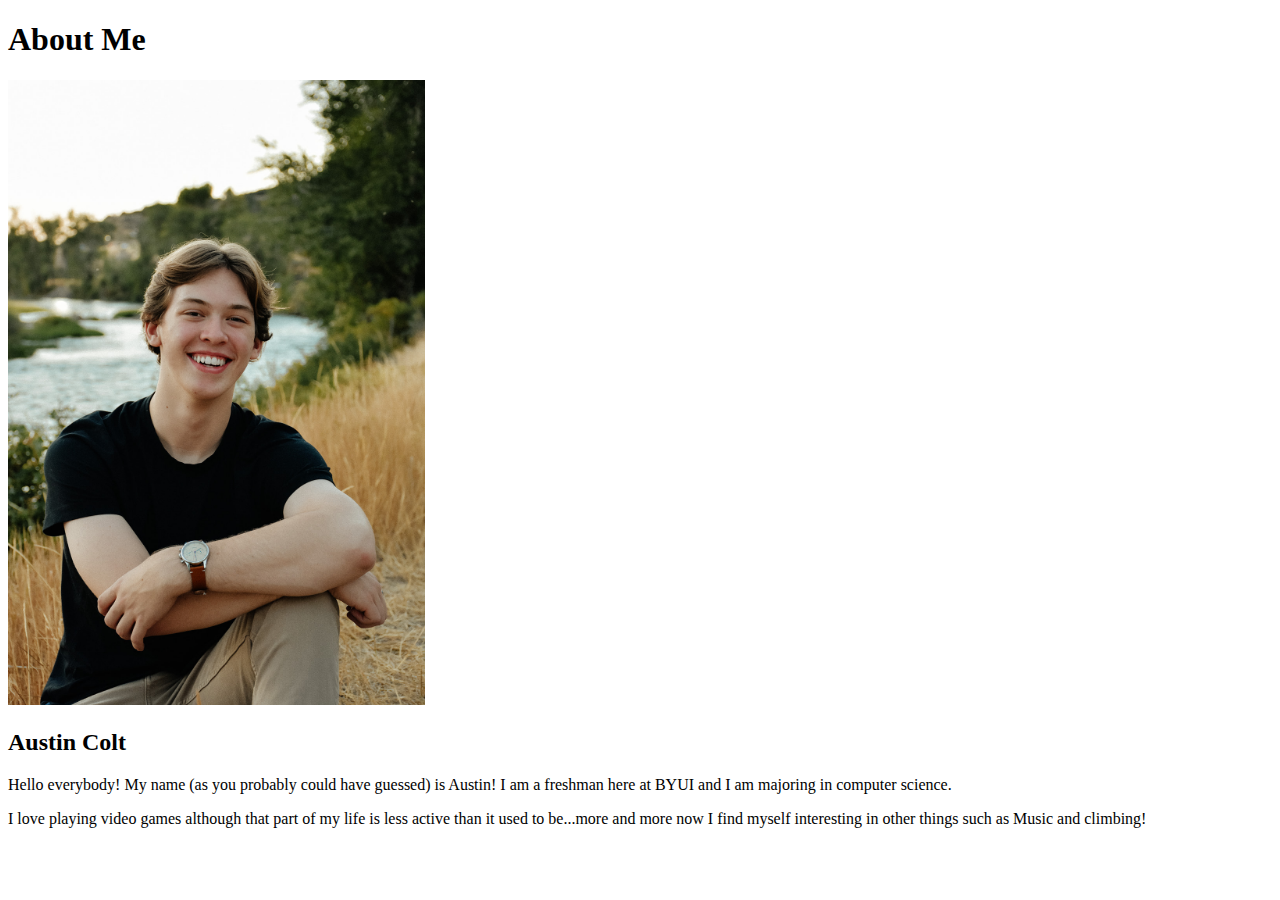
<file: aboutme/index.html>
<!DOCTYPE html>
<html lang="en">
    <head>
        <title>About Me</title>
    </head>
    <body>
        <h1>About Me</h1>
        <img width="33%" height="33%" src="images\portrait.jpg">
        <h2>Austin Colt</h2>
        <p>Hello everybody! My name (as you probably could have guessed) is Austin! I am a freshman here at BYUI and I am majoring in computer science.</p>
        <p>I love playing video games although that part of my life is less active than it used to be...more and more now I find myself interesting in other things such as Music and
            climbing!
        </p>
    </body>
    
</html>
</file>
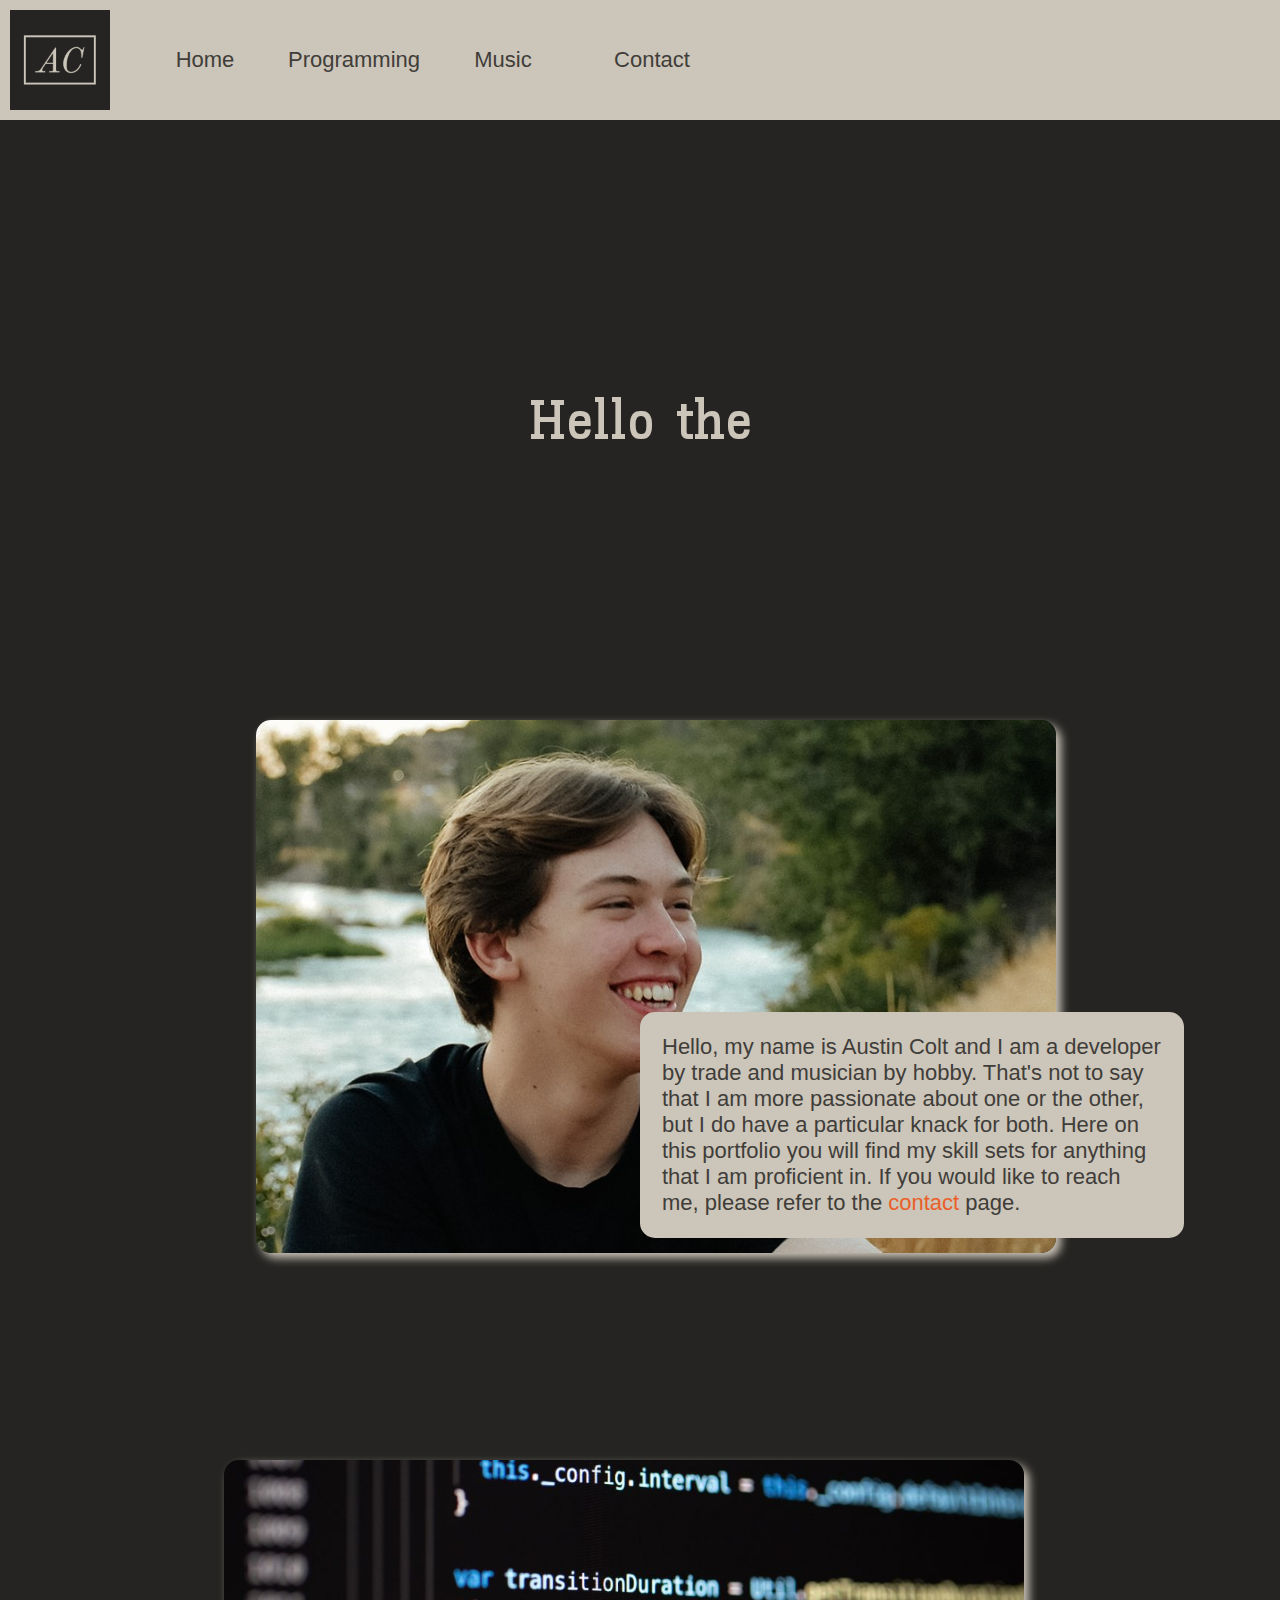
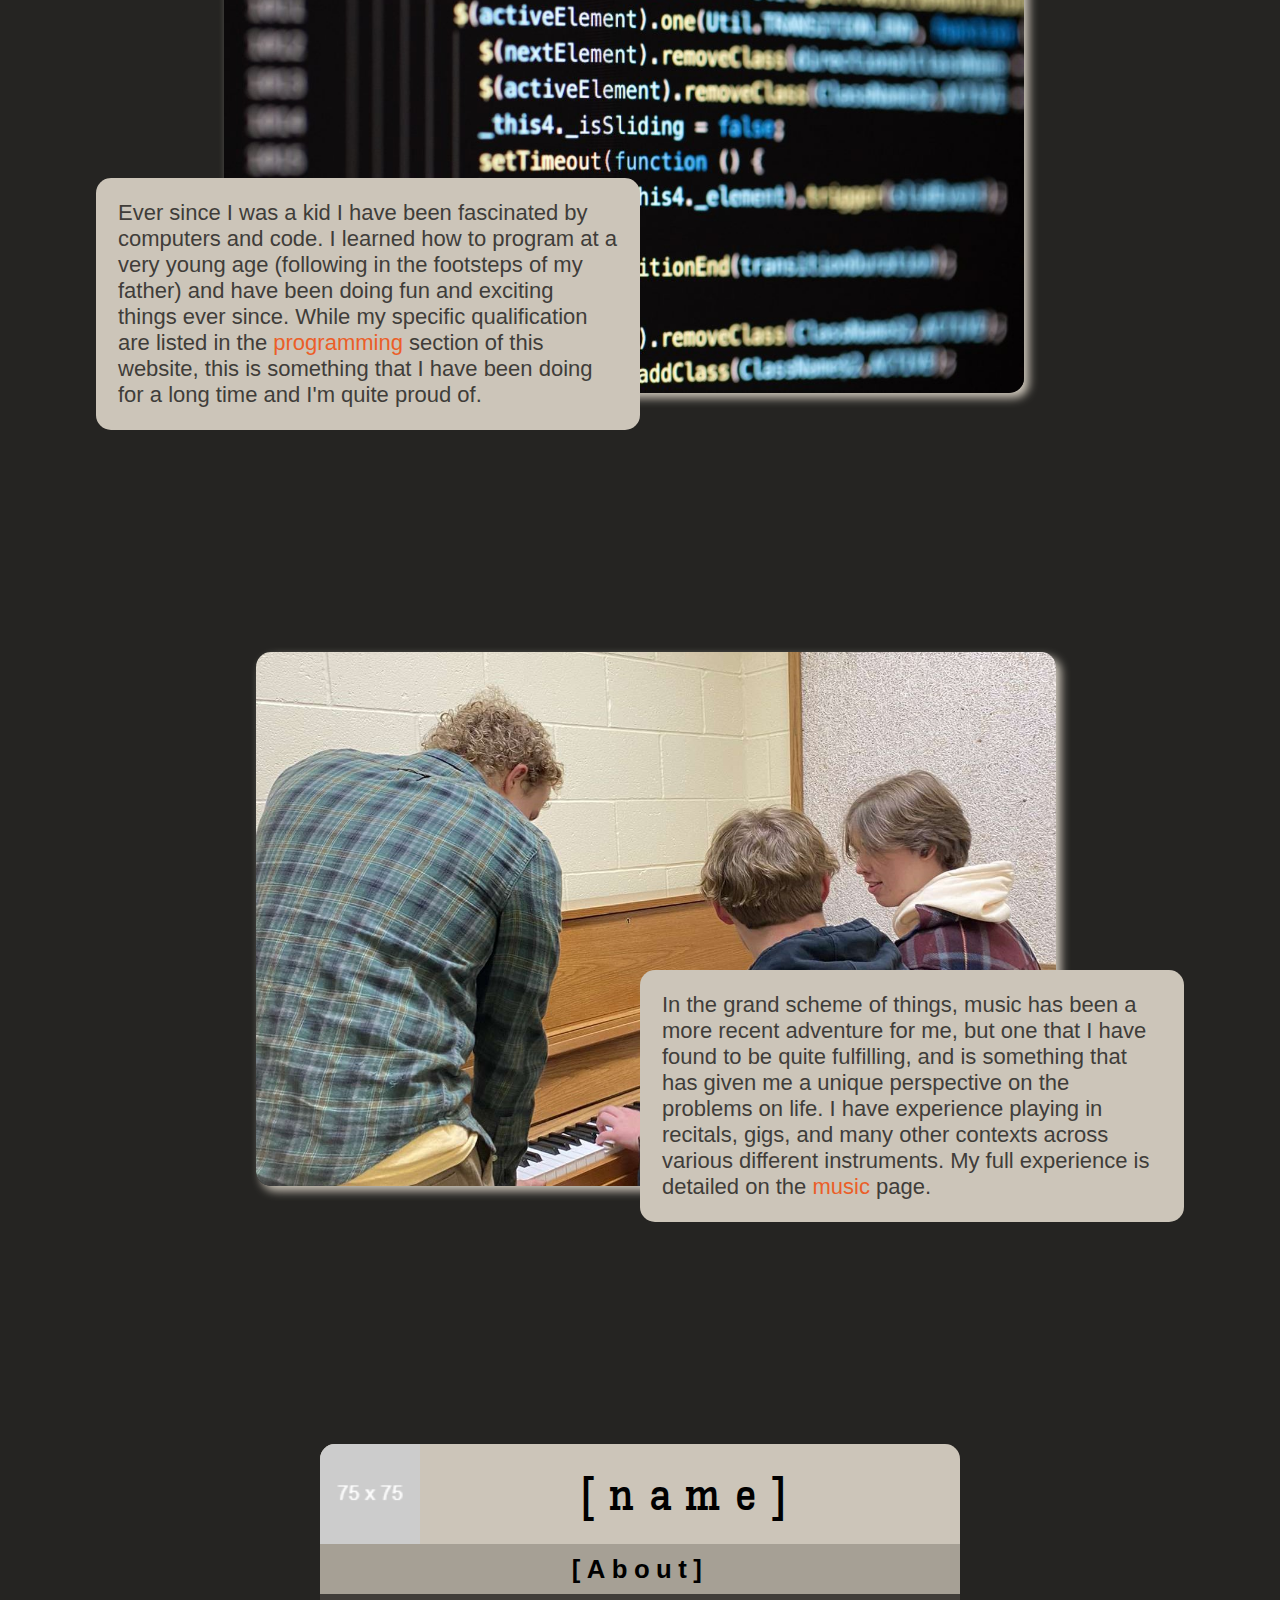
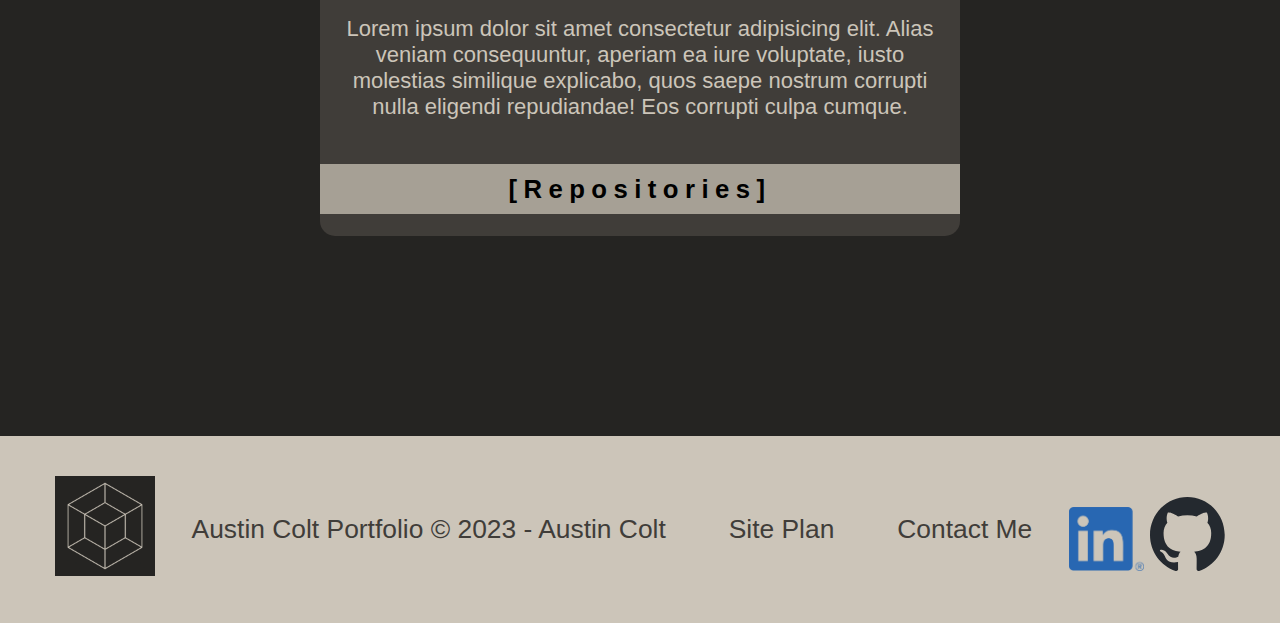
<file: portfolio/index.html>
<!DOCTYPE html>
<html lang="en">

<head>
    <meta charset="UTF-8">
    <meta name="viewport" content="width=device-width, initial-scale=1.0">
    <title>Austin Colt | Home</title>
    <link rel="icon" href="favicon.ico" type="image/x-icon">
    <link rel="stylesheet" href="styles/style.css">
    <script src="https://code.jquery.com/jquery-3.6.4.min.js"></script>
    <script src="scripts/script.js" defer></script>
    <script src="scripts/github.js" defer></script>
</head>

<body>
    <div id="content">
        <header>
            <a href="index.html" id="logo-link">
                <img class="logo" src="images/aclogo-white.png" alt="Austin Colt Logo">
            </a>
            <nav>
                <a href="index.html">Home</a>
                <a href="programming.html">Programming</a>
                <a href="music.html">Music</a>
                <a href="contact.html">Contact</a>
            </nav>
        </header>
        <div id="hero">
            <div id="hero-text">
                <!-- Cool entrance text will go here...you can think of it as a glorified header but BETTER. -->
            </div>
        </div>
        <main>
            <section class="info-left">
                <img class="info-image" src="images/portrait.jpg" alt="Austin Colt">
                <p>
                    Hello, my name is Austin Colt and I am a developer by trade and musician by hobby. 
                    That's not to say that I am more passionate about one or the other, but I do have 
                    a particular knack for both. Here on this portfolio you will find my skill sets for 
                    anything that I am proficient in. If you would like to reach me, please refer to 
                    the <a href="contact.html">contact</a> page.
                </p>
            </section>
            <section class="info-right">
                <img class="info-image" src="images/code.jpg" alt="Code">
                <p>
                    Ever since I was a kid I have been fascinated by computers and code. I learned how 
                    to program at a very young age (following in the footsteps of my father) and have 
                    been doing fun and exciting things ever since. While my specific qualification are 
                    listed in the <a href="programming.html">programming</a> section of this website, 
                    this is something that I have been doing for a long time and I'm quite proud of.
                </p>
            </section>
            <section class="info-left">
                <img class="info-image" src="images/group_piano.jpg" alt="Playing piano with friends">
                <p>
                    In the grand scheme of things, music has been a more recent adventure for me, but 
                    one that I have found to be quite fulfilling, and is something that has given me 
                    a unique perspective on the problems on life. I have experience playing in recitals,
                    gigs, and many other contexts across various different instruments. My full
                    experience is detailed on the <a href="music.html">music</a> page.
                </p>
            </section>
            <section class="github-card">
                <div id="github-header">
                    <img id="avatar" src="images/placeholder75.png">
                    <h1 id="name">[name]</h1>
                </div>
                <div id="github-bio">
                    <h3>[About]</h3>
                    <p id="bio">Lorem ipsum dolor sit amet consectetur adipisicing elit. Alias veniam consequuntur, aperiam ea iure voluptate, iusto molestias similique explicabo, quos saepe nostrum corrupti nulla eligendi repudiandae! Eos corrupti culpa cumque.</p>
                </div>
                <div id="github-repos">
                    <h3>[Repositories]</h3>
                    <div id="repo-container">
                        <dl id="repo-list">
                        
                        </dl>
                    </div>
                </div>
            </section>
        </main>
        <footer>
            <a href="contact.html">
                <img src="images/tesseract.png" alt="Tesseract" class="logo">
            </a>
            <p><a href="contact.html">Austin Colt Portfolio &copy; 2023 - Austin Colt</a></p>
            <p><a href="site-plan.html">Site Plan</a></p>
            <p><a href="contact.html">Contact Me</a></p>
            <div class="social">
                <a href="https://www.linkedin.com/in/austincolt/" target="_blank">
                    <img src="images/linkedin.png" alt="linkedin icon">
                </a>
                <a href="https://github.com/YeeClaw" target="_blank">
                    <img src="images/github.svg" alt="github icon">
                </a>
            </div>
        </footer>
    </div>
</body>

</html>
</file>
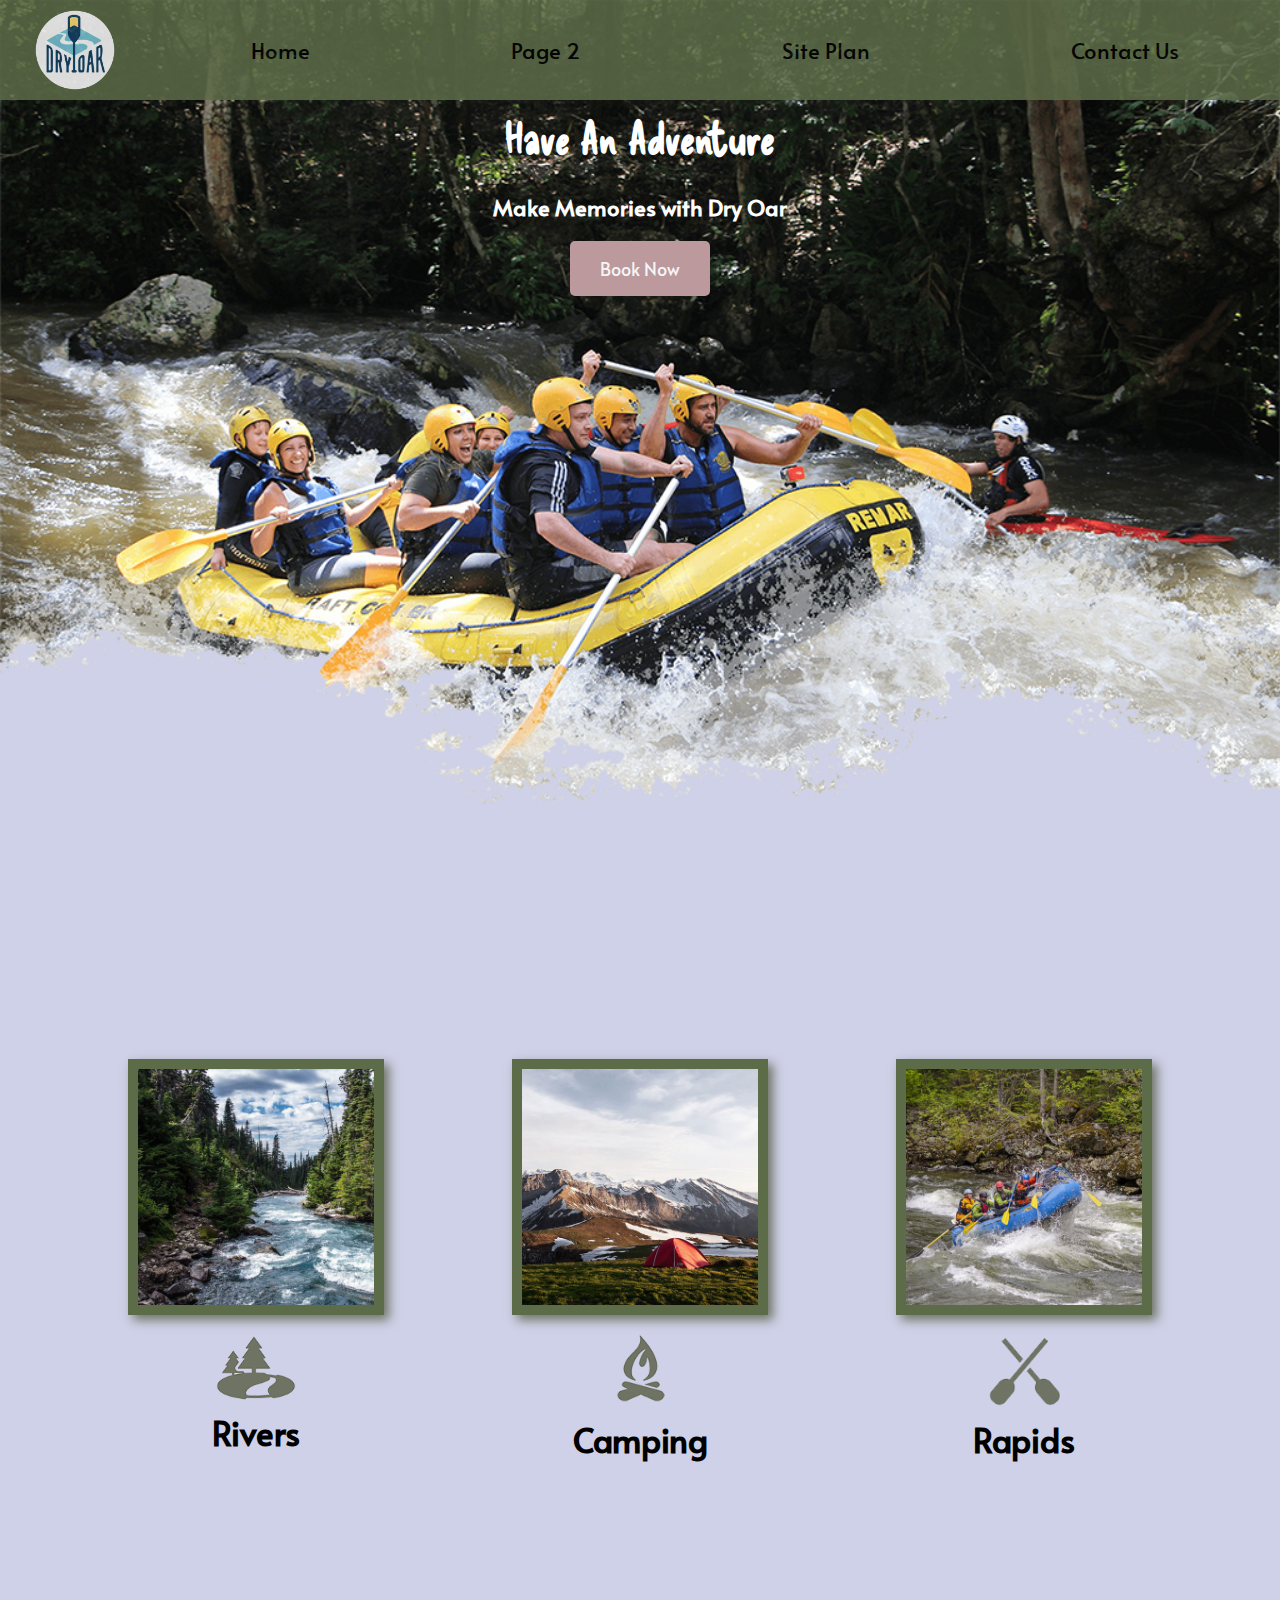
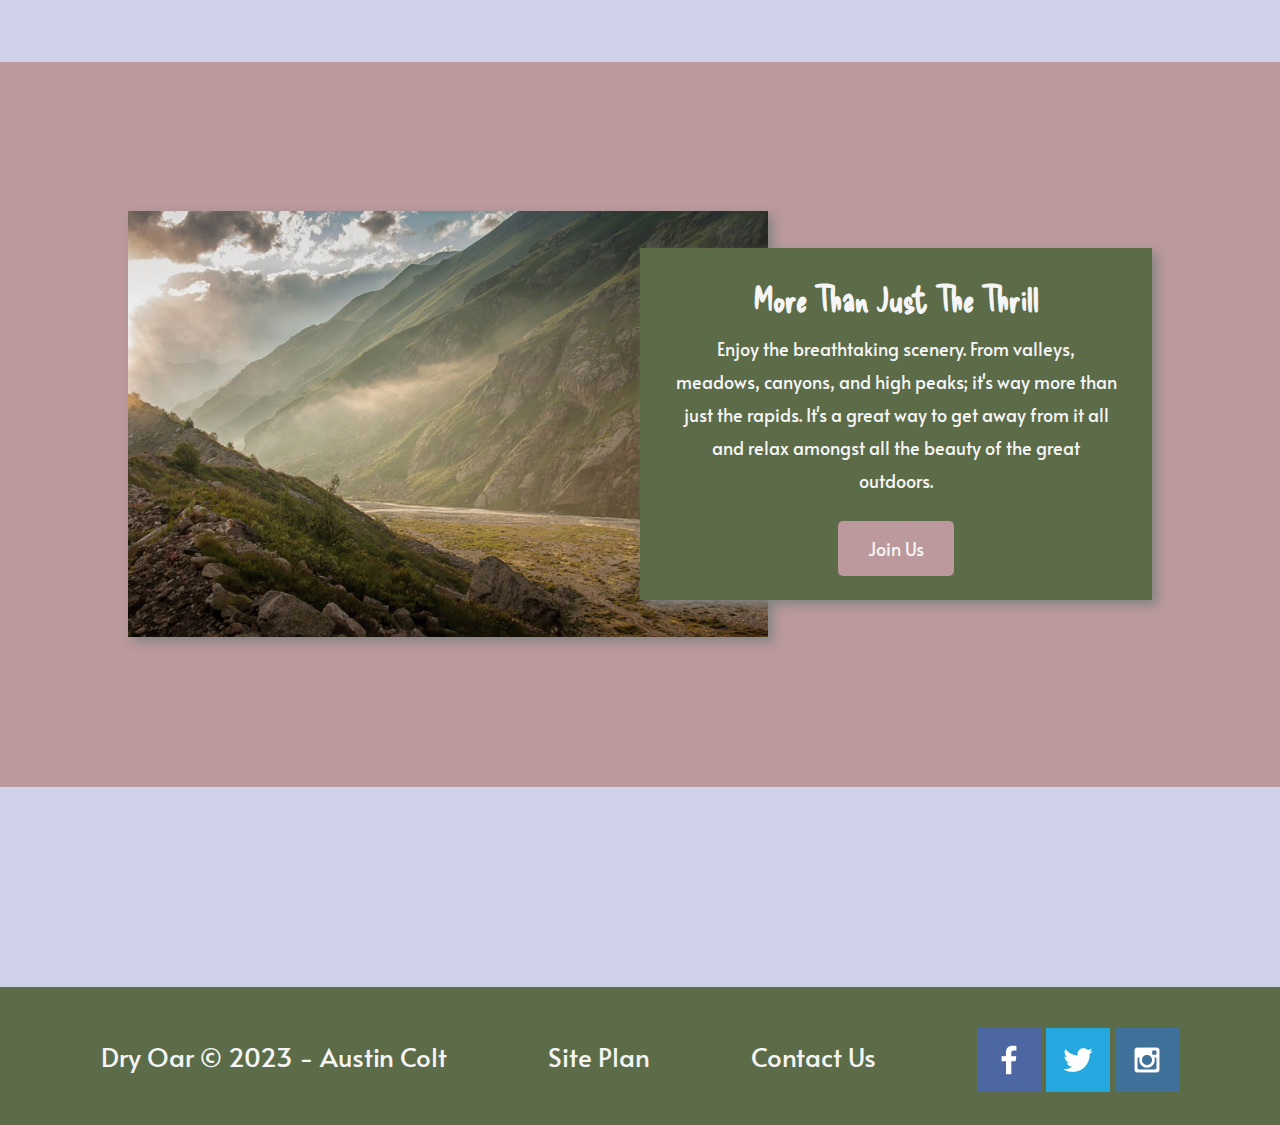
<file: wwr/index.html>
<!DOCTYPE html>
<html lang="en">

<head>
    <meta charset="UTF-8">
    <meta name="viewport" content="width=device-width, initial-scale=1.0">
    <title>White Water Rafting</title>
    <link rel="stylesheet" href="styles/style.css">
</head>

<body>
    <div id="content">
        <header>
            <a href="index.html" id="logo_link">
                <img class="logo" src="images/logo.png" alt="Dy Oar Logo">
            </a>
            <nav>
                <a href="index.html">Home</a>
                <a href="contactus.html">Page 2</a>
                <a href="site-plan-rafting.html">Site Plan</a>
                <a href="contactus.html">Contact Us</a>
            </nav>
        </header>
        <div id="hero">
            <div id="hero-box">
                <img id="hero-img" src="images/hero.png" alt="People enjoying white water rafting">
            </div>
            <section id="hero-msg">
                <h1 class="home-title">Have An Adventure</h1>
                <h4>Make Memories with Dry Oar</h4>
                <div class="button-box">
                    <a class="book" href="contactus.html">Book Now</a>
                </div>
            </section>
        </div>
        <main class="home-grid">
            <section class="rivers-card">
                <img class="card-img" src="images/rivers.jpg" alt="river in forest">
                <img class="icon" src="images/river_icon.png" alt="river icon">
                <h2>Rivers</h2>
            </section>
            <section class="camping-card">
                <img class="card-img" src="images/camping.jpg" alt="tent in mountains">
                <img class="icon" src="images/fire_icon.png" alt="fire icon">
                <h2>Camping</h2>
            </section>
            <section class="rapids-card">
                <img class="card-img" src="images/rapids.jpg" alt="rafting boat">
                <img class="icon" src="images/oars.png" alt="oars icon">
                <h2>Rapids</h2>
            </section>
            <div id="background"></div>
            <img class="mountains" src="images/mountains.jpg" alt="Misty mountains">
            <section class="msg">
                <h2>More Than Just The Thrill</h2>
                <p>Enjoy the breathtaking scenery. From valleys, meadows, canyons, and high peaks; it's way more than
                    just the rapids. It's a great way to get away from it all and relax amongst all the beauty of the
                    great outdoors. </p>
                <a class="join" href="rivers.html">Join Us</a>
            </section>
        </main>
        <footer>
            <p>Dry Oar &copy; 2023 - Austin Colt</p>
            <p><a href="site-plan-rafting.html">Site Plan</a></p>
            <p><a href="contactus.html">Contact Us</a></p>
            <div class="social">
                <a href="https://facebook.com" target="_blank">
                    <img src="images/facebook.png" alt="fb icon">
                </a>
                <a href="https://twitter.com" target="_blank">
                    <img src="images/twitter.png" alt="twitter icon">
                </a>
                <a href="https://instagram.com" target="_blank">
                    <img src="images/instagram.png" alt="instagram icon">
                </a>
            </div>
        </footer>
    </div>
</body>

</html>
</file>
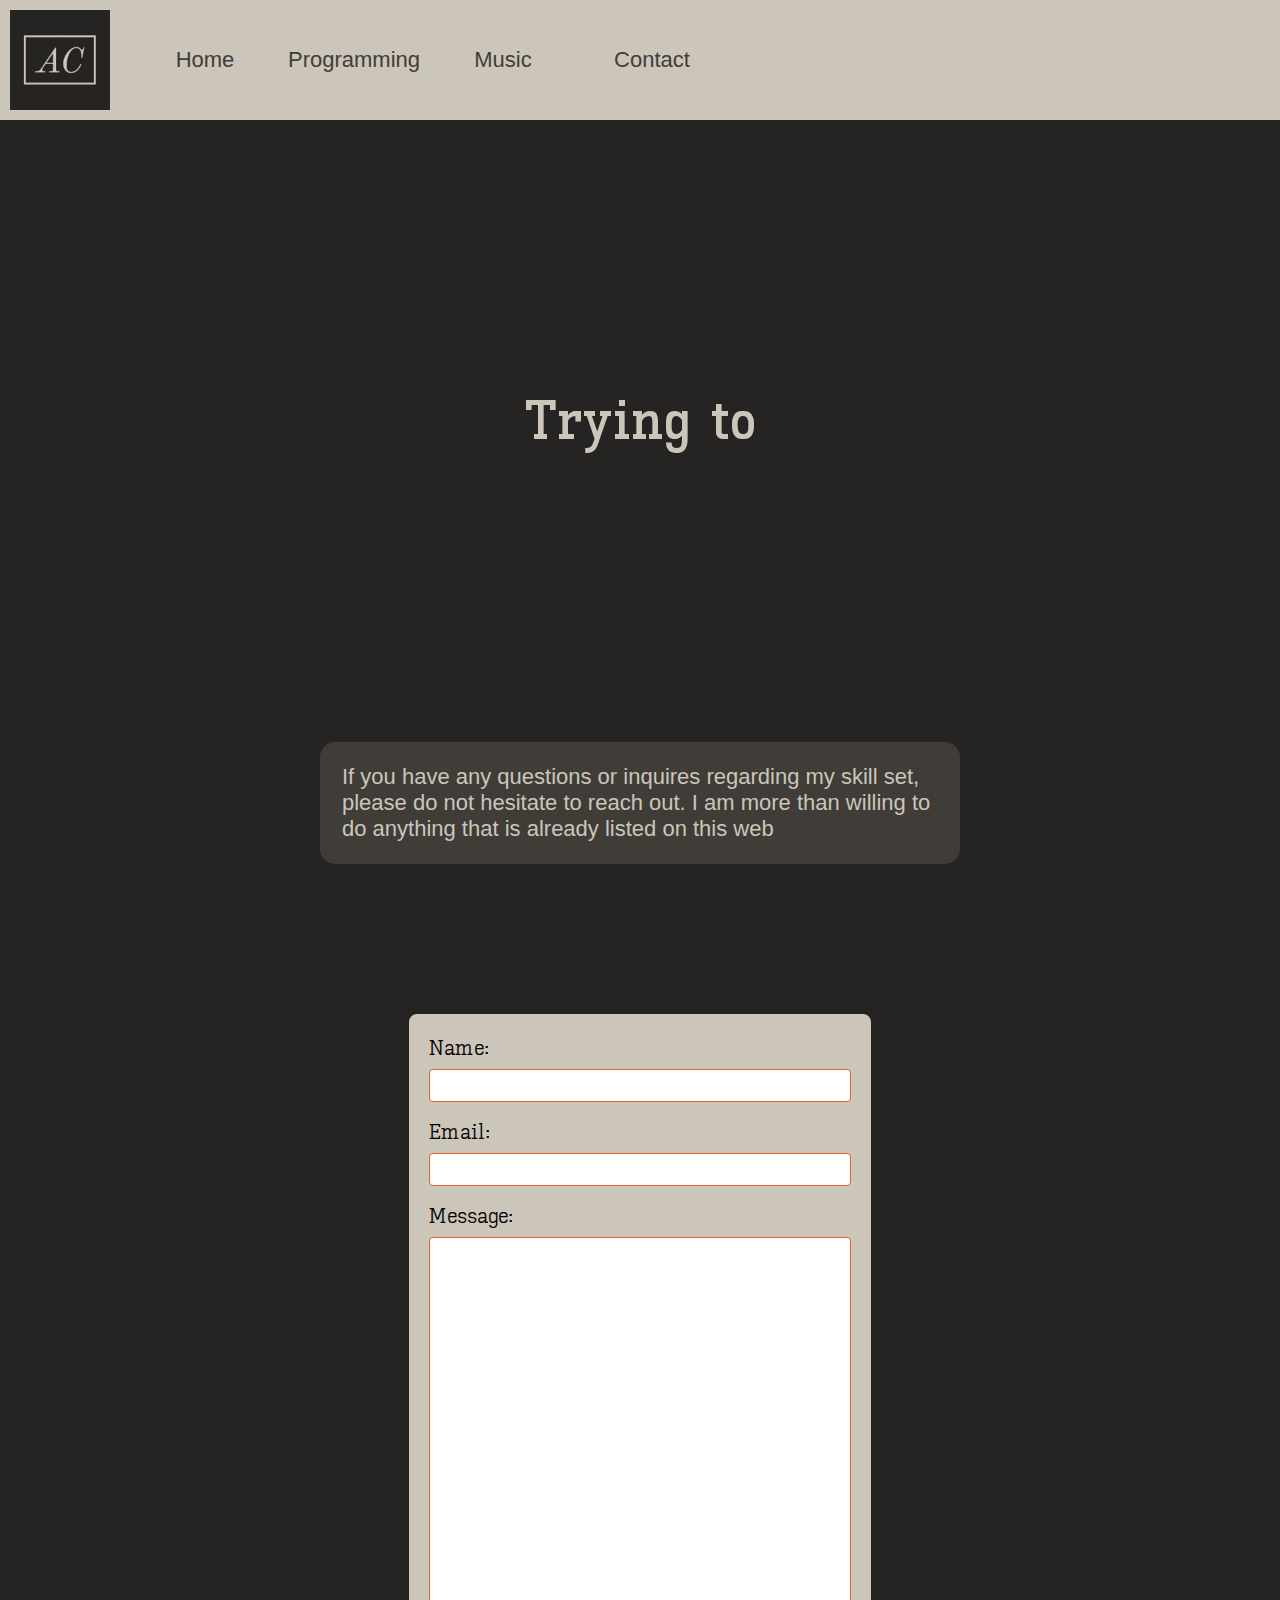
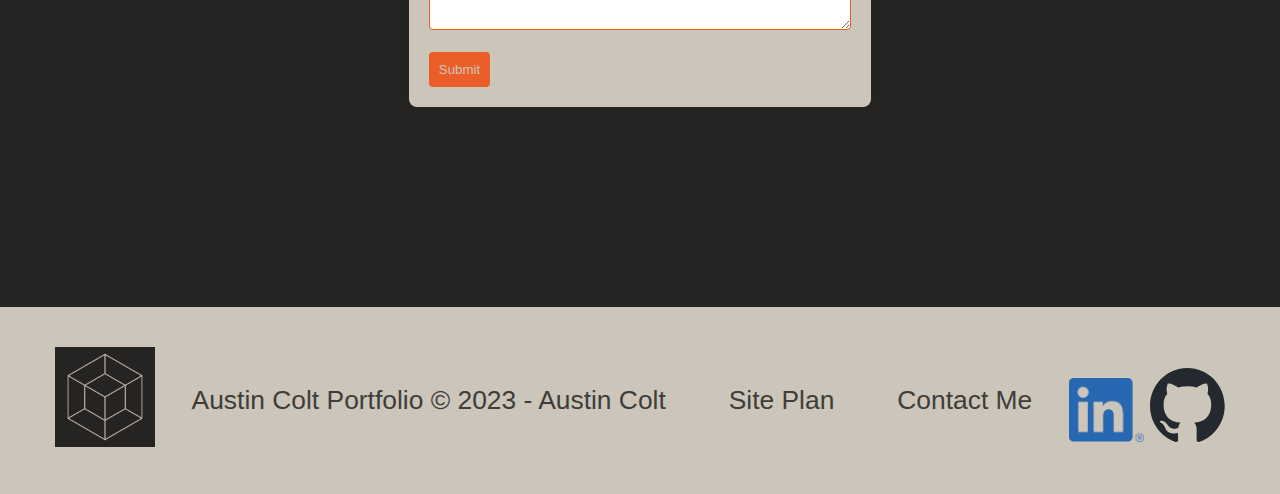
<file: portfolio/contact.html>
<!DOCTYPE html>
<html lang="en">

<head>
    <meta charset="UTF-8">
    <meta name="viewport" content="width=device-width, initial-scale=1.0">
    <title>Austin Colt | Contact</title>
    <link rel="icon" href="favicon.ico" type="image/x-icon">
    <link rel="stylesheet" href="styles/style.css">
    <script src="https://code.jquery.com/jquery-3.6.4.min.js"></script>
    <script src="scripts/script.js" defer></script>
</head>

<body>
    <div id="content">
        <header>
            <a href="index.html" id="logo-link">
                <img class="logo" src="images/aclogo-white.png" alt="Austin Colt Logo">
            </a>
            <nav>
                <a href="index.html">Home</a>
                <a href="programming.html">Programming</a>
                <a href="music.html">Music</a>
                <a href="contact.html">Contact</a>
            </nav>
        </header>
        <div id="hero">
            <div id="hero-text">
                <!-- Cool entrance text will go here...you can think of it as a glorified header but BETTER. -->
            </div>
        </div>
        <div id="feedback"></div>
        <main>
            <section class="overview">
                <p id="overviewText">
                    
                </p>
            </section>
            <form action="#" method="post">
                <label for="name">Name:</label>
                <input type="text" id="name" name="name" required>
        
                <label for="email">Email:</label>
                <input type="email" id="email" name="email" required>
        
                <label for="message">Message:</label>
                <textarea id="message" name="message" rows="25" required></textarea>
        
                <button type="submit" id="submit-button">Submit</button>
            </form>
        </main>
        <footer>
            <a href="contact.html">
                <img src="images/tesseract.png" alt="Tesseract" class="logo">
            </a>
            <p><a href="contact.html">Austin Colt Portfolio &copy; 2023 - Austin Colt</a></p>
            <p><a href="site-plan.html">Site Plan</a></p>
            <p><a href="contact.html">Contact Me</a></p>
            <div class="social">
                <a href="https://www.linkedin.com/in/austincolt/" target="_blank">
                    <img src="images/linkedin.png" alt="linkedin icon">
                </a>
                <a href="https://github.com/YeeClaw" target="_blank">
                    <img src="images/github.svg" alt="github icon">
                </a>
            </div>
        </footer>
    </div>
    <script>
        // get the feedback div element so we can do something with it.
        const feedbackElement = document.getElementById('feedback');
        // get the form so we can read what was entered in it.
        const formElement = document.forms[0];
        // add a 'listener' to wait for a submission of our form. When that happens run the code below.
        formElement.addEventListener('submit', function(e) {
            // stop the form from doing the default action.
            e.preventDefault();
            // set the contents of our feedback element to a message letting the user know the form was submitted successfully. Notice that we pull the name that was entered in the form to personalize the message!
            feedbackElement.innerHTML = 'Hello, '+ formElement.name.value +'. Thank you for your message. I will get back with you as soon as possible!';
            // make the feedback element visible.
            feedbackElement.style.display = "block";
            // add a class to move everything down so our message doesn't cover it.
            document.body.classList.toggle('moveDown');
        });
    </script>
</body>

</html>
</file>
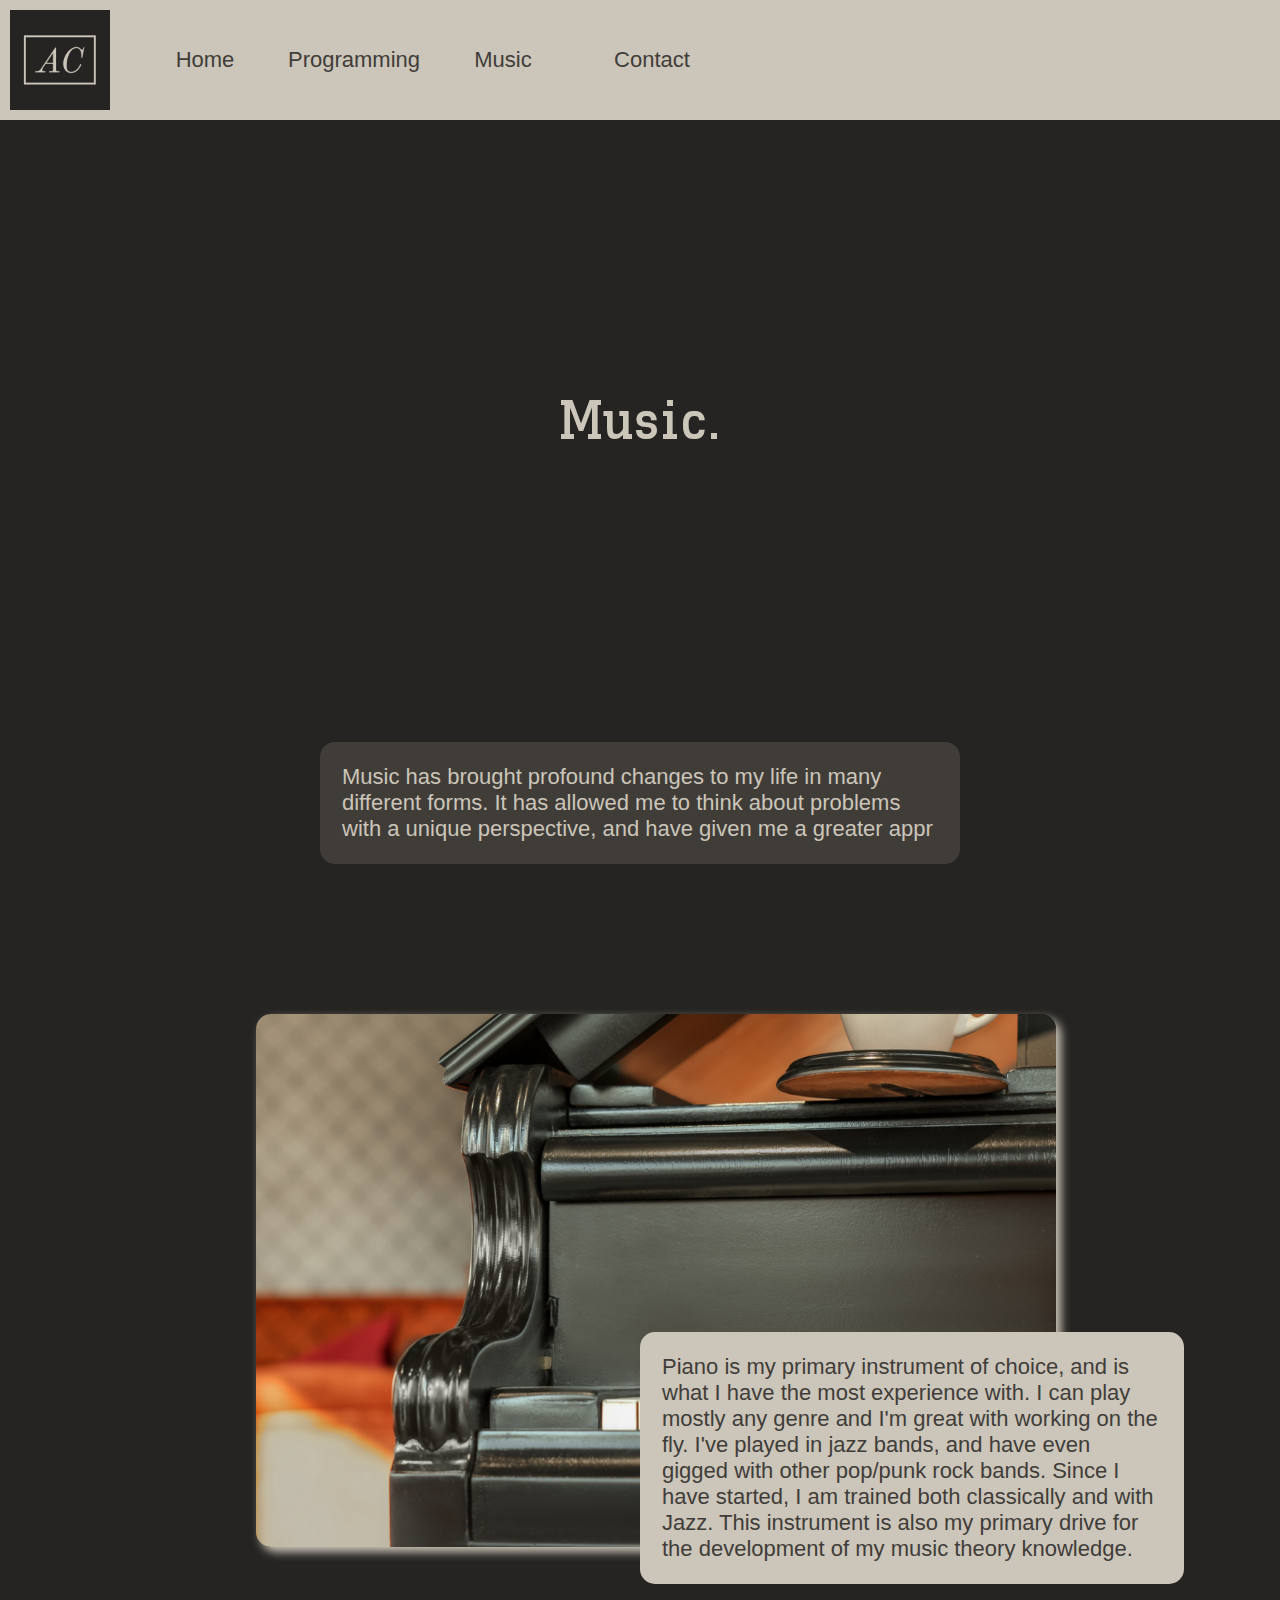
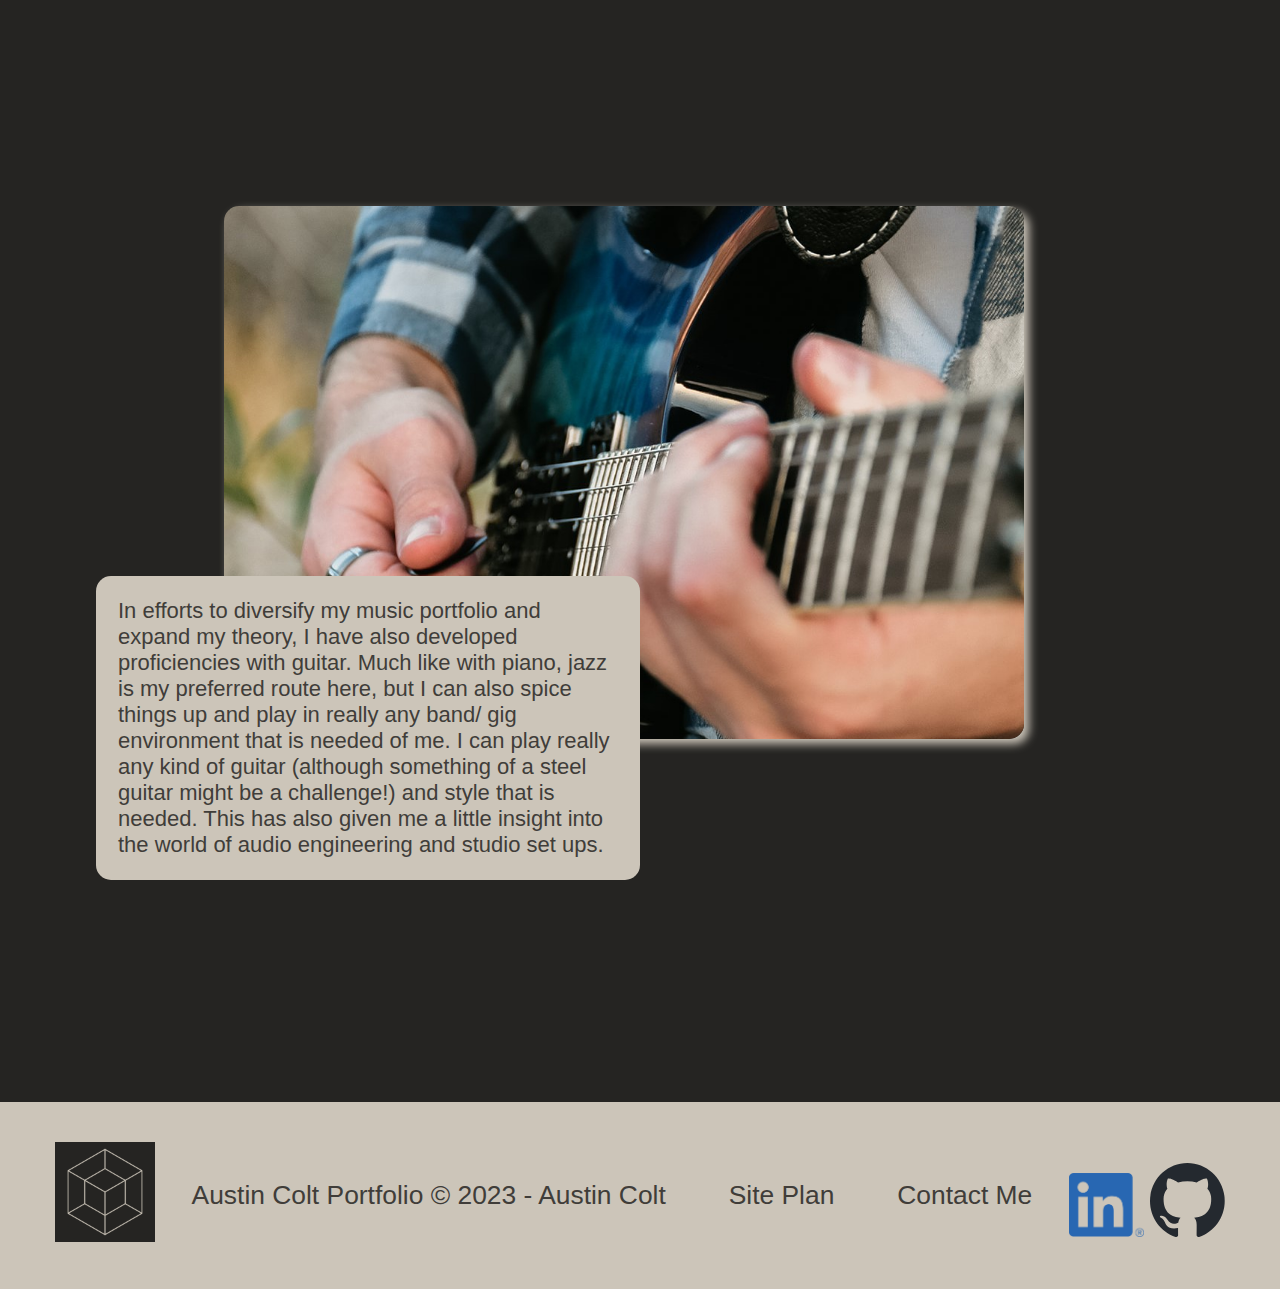
<file: portfolio/music.html>
<!DOCTYPE html>
<html lang="en">

<head>
    <meta charset="UTF-8">
    <meta name="viewport" content="width=device-width, initial-scale=1.0">
    <title>Austin Colt | Music</title>
    <link rel="icon" href="favicon.ico" type="image/x-icon">
    <link rel="stylesheet" href="styles/style.css">
    <script src="https://code.jquery.com/jquery-3.6.4.min.js"></script>
    <script src="scripts/script.js" defer></script>
</head>

<body>
    <div id="content">
        <header>
            <a href="index.html" id="logo-link">
                <img class="logo" src="images/aclogo-white.png" alt="Austin Colt Logo">
            </a>
            <nav>
                <a href="index.html">Home</a>
                <a href="programming.html">Programming</a>
                <a href="music.html">Music</a>
                <a href="contact.html">Contact</a>
            </nav>
        </header>
        <div id="hero">
            <div id="hero-text">
                <!-- Cool entrance text will go here...you can think of it as a glorified header but BETTER. -->
            </div>
        </div>
        <main>
            <section class="overview">
                <p id="overviewText">
                    
                </p>
            </section>
            <section class="info-left">
                <img class="info-image" src="images/side_piano.png" alt="piano">
                <p>
                    Piano is my primary instrument of choice, and is what I have the most experience 
                    with. I can play mostly any genre and I'm great with working on the fly. I've 
                    played in jazz bands, and have even gigged with other pop/punk rock bands. Since 
                    I have started, I am trained both classically and with Jazz. This instrument is also 
                    my primary drive for the development of my music theory knowledge.
                </p>
            </section>
            <section class="info-right">
                <img class="info-image" src="images/guitar.jpg" alt="playing guitar">
                <p>
                    In efforts to diversify my music portfolio and expand my theory, I have also developed 
                    proficiencies with guitar. Much like with piano, jazz is my preferred route here, 
                    but I can also spice things up and play in really any band/ gig environment that is 
                    needed of me. I can play really any kind of guitar (although something of a steel
                    guitar might be a challenge!) and style that is needed. This has also given me 
                    a little insight into the world of audio engineering and studio set ups.
                </p>
            </section>
        </main>
        <footer>
            <a href="contact.html">
                <img src="images/tesseract.png" alt="Tesseract" class="logo">
            </a>
            <p><a href="contact.html">Austin Colt Portfolio &copy; 2023 - Austin Colt</a></p>
            <p><a href="site-plan.html">Site Plan</a></p>
            <p><a href="contact.html">Contact Me</a></p>
            <div class="social">
                <a href="https://www.linkedin.com/in/austincolt/" target="_blank">
                    <img src="images/linkedin.png" alt="linkedin icon">
                </a>
                <a href="https://github.com/YeeClaw" target="_blank">
                    <img src="images/github.svg" alt="github icon">
                </a>
            </div>
        </footer>
    </div>
</body>

</html>
</file>
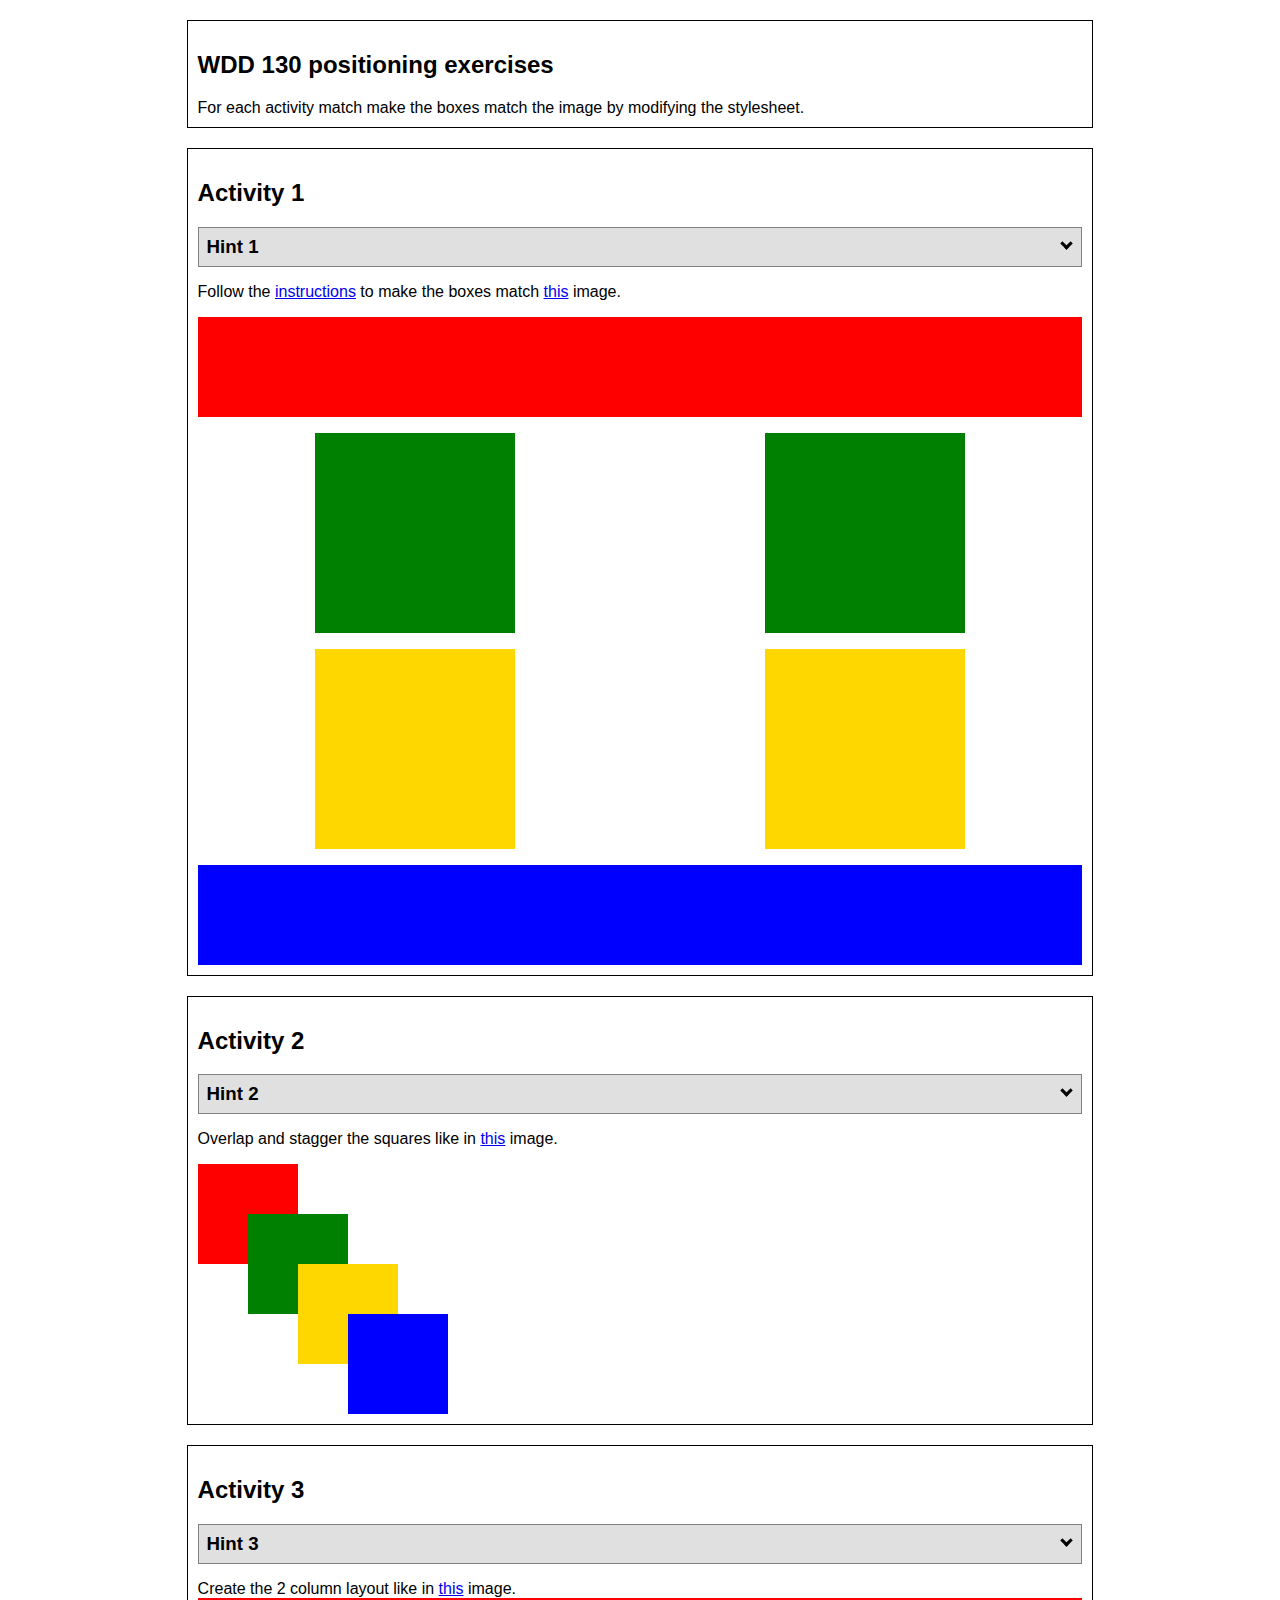
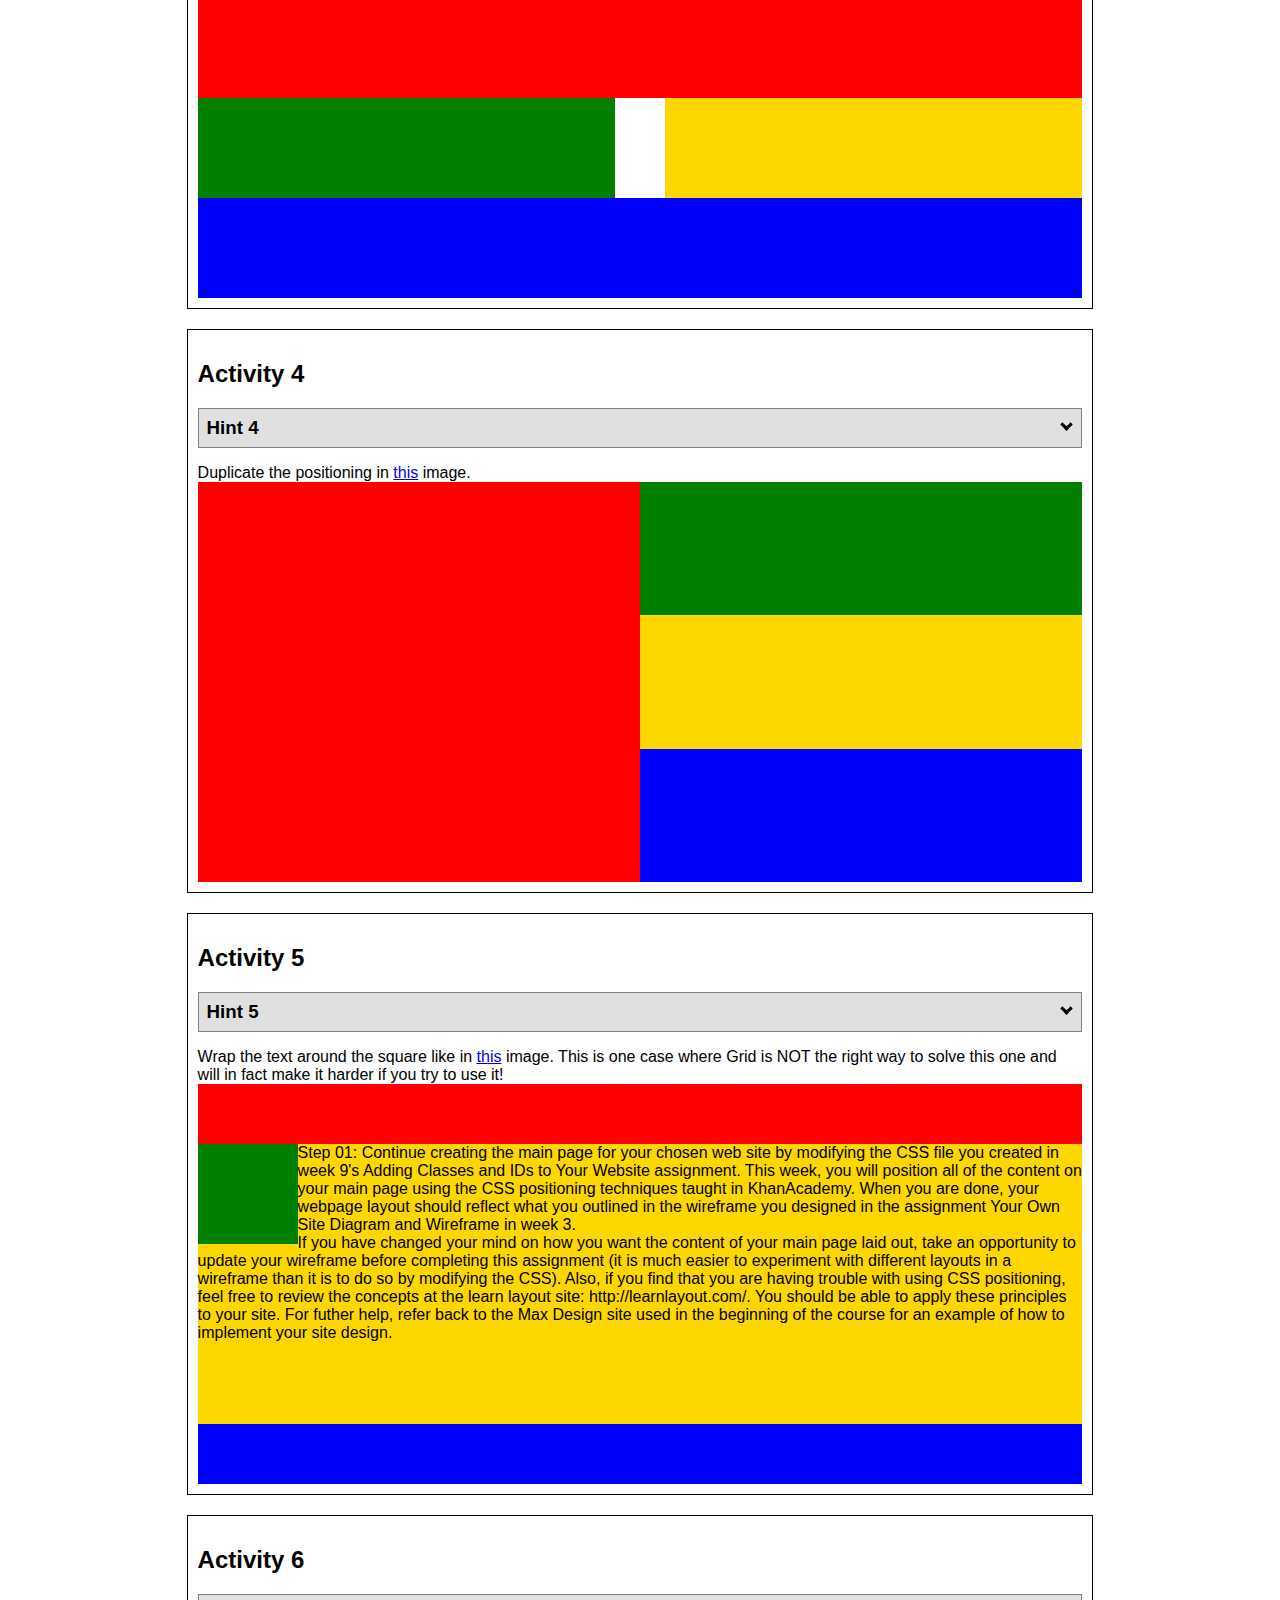
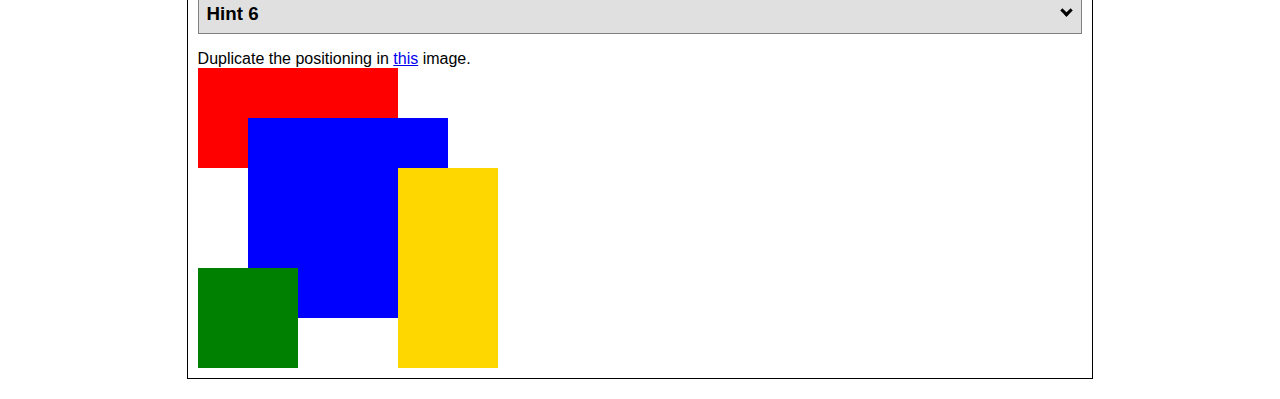
<file: positioning/positioning.html>
<!DOCTYPE html>
<html lang="en">
  <head>
    <!-- HTML - Name: positioning.html -->
    <title>Positioning Activity</title>
    <link rel="stylesheet" type="text/css" href="positionstyles.css" />
  </head>
  <body>
    <div class="activity">
      <h2>WDD 130 positioning exercises</h2>
      For each activity match make the boxes match the image by modifying the stylesheet.</div>
    <div class="activity">
      <h2>Activity 1</h2>
      <section class="hint"><input type="checkbox" ><i></i> <h3>Hint 1</h3><div><p>Check out the <a href="https://byui-wdd.github.io/wdd130/activities/w06-css-positioning.html" target="_blank">activity instructions</a> in Ilearn!</p></div></section>
      <p>Follow the <a href="https://byui-wdd.github.io/wdd130/activities/w06-css-positioning.html" target="_blank">instructions</a> to make the boxes match  <a href="https://byui-wdd.github.io/wdd130/images/example1.png" target="_blank">this</a> image.</p>
      <div class="content1" >
        <div class="red1" ></div>
        <div class="green1" ></div>
        <div class="green1" ></div>
        <div class="yellow1"></div>
        <div class="yellow1"></div>
        <div class="blue1"></div>
      </div>
    </div>
    <div class="activity">
      <h2>Activity 2</h2>
      <section class="hint"><input type="checkbox" > <h3>Hint 2</h3><i></i><div>
      <ul>
      <li>grid-template-columns: 50px 50px 50px 50px 50px </li></ul></div></section>
      <p>Overlap and stagger the squares like in <a href="https://byui-wdd.github.io/wdd130/images/example2.png" target="_blank">this</a> image.</p>
      <div class="content2" >
        <div class="red2" ></div>
        <div class="green2" ></div>
        <div class="yellow2"></div>
        <div class="blue2"></div>
      </div>
    </div>
    <div class="activity">
      <h2>Activity 3</h2>
      <section class="hint"><input type="checkbox" > <h3>Hint 3</h3><i></i><div><p>This one is going to be best solved with CSS Grid. Remember to make the boxes the right width first...then start moving them around. </p><h4>Properties used:</h4><ul><li>display:grid;</li><li>grid-template-columns:</li><li>grid-column-gap:</li>
        <li>grid-column:</li>  </ul></div></section>
      Create the 2 column layout like in <a href="https://byui-wdd.github.io/wdd130/images/example3.png" target="_blank">this</a>  image.
      <div class="content3" >
        <div class="red3" ></div>
        <div class="green3" ></div>
        <div class="yellow3"></div>
        <div class="blue3"></div>
      </div>
    </div>
    <div class="activity">
      <h2>Activity 4</h2>
      <section class="hint"><input type="checkbox" > <h3>Hint 4</h3><i></i><div><p>For the others we have been primarily concerned with width. For this one you will need to adjust height as well. </p><h4>Properties used:</h4><ul><li>display:grid;</li><li>grid-template-columns:</li><li>grid-row:</li></ul></div></section>
      Duplicate the positioning in <a href="https://byui-wdd.github.io/wdd130/images/example4.png" target="_blank">this</a> image. 
      <div class="content4" >
        <div class="red4" ></div>
        <div class="green4" ></div>
        <div class="yellow4"></div>
        <div class="blue4"></div>
      </div>
    </div>

    <div class="activity">
      <h2>Activity 5</h2>
      <section class="hint"><input type="checkbox" > <h3>Hint 5</h3><i></i><div><p>Grid is <strong>not</strong> the right way to do this.  In fact there is only one way to really do that...and that is with float. Remember that we float the thing we want the text to wrap around.  Also remember to start by making all the shapes the right size and shape.</p><h4>Properties used:</h4><ul><li>float: left;</li></ul></div></section>
      Wrap the text around the square like in <a href="https://byui-wdd.github.io/wdd130/images/example5.png" target="_blank">this</a> image. This is one case where Grid is NOT the right way to solve this one and will in fact make it harder if you try to use it!
      <div class="content5" >
        <div class="red5" ></div>
        <div class="green5" ></div>
        <div class="yellow5">Step 01: Continue creating the main page for your chosen web site by modifying the CSS file you created in week 9's Adding Classes and IDs to Your Website assignment. This week, you will position all of the content on your main page using the CSS positioning techniques taught in KhanAcademy. When you are done, your webpage layout should reflect what you outlined in the wireframe you designed in the assignment Your Own Site Diagram and Wireframe in week 3. <br />
          If you have changed your mind on how you want the content of your main page laid out, take an opportunity to update your wireframe before completing this assignment (it is much easier to experiment with different layouts in a wireframe than it is to do so by modifying the CSS). Also, if you find that you are having trouble with using CSS positioning, feel free to review the concepts at the learn layout site: http://learnlayout.com/. You should be able to apply these principles to your site. For futher help, refer back to the Max Design site used in the beginning of the course for an example of how to implement your site design.</div>
        <div class="blue5"></div>
      </div>
    </div>
    <div class="activity">
      <h2>Activity 6</h2>
      <section class="hint"><input type="checkbox" > <h3>Hint 6</h3><i></i><div><p>This one is all about visualizing the grid behind the layout. If you are having a hard time doing that first: all the sizes are even multiples of 100, and second here is another example with the lines drawn: <a href="https://byui-wdd.github.io/wdd130/images/example6-hint.png" target="_blank">example 6 with lines</a>. For this one you will find it easiest if you use px for the column width. You can also use <kbd>z-index</kbd> to control the element layering.    </p><h4>Properties used:</h4><ul><li>display:grid;</li><li>grid-template-columns:</li><li>grid-column:</li><li>grid-row:</li><li><a href="https://www.w3schools.com/cssref/pr_pos_z-index.asp" target="_blank">z-index:</a></li></ul></div></section>
      Duplicate the positioning in <a href="https://byui-wdd.github.io/wdd130/images/example6.png" target="_blank">this</a> image.
      <div class="content6" >
        <div class="red6" ></div>
        <div class="green6" ></div>
        <div class="yellow6"></div>
        <div class="blue6"></div>
      </div>
    </div>
  </body>
</html>
</file>
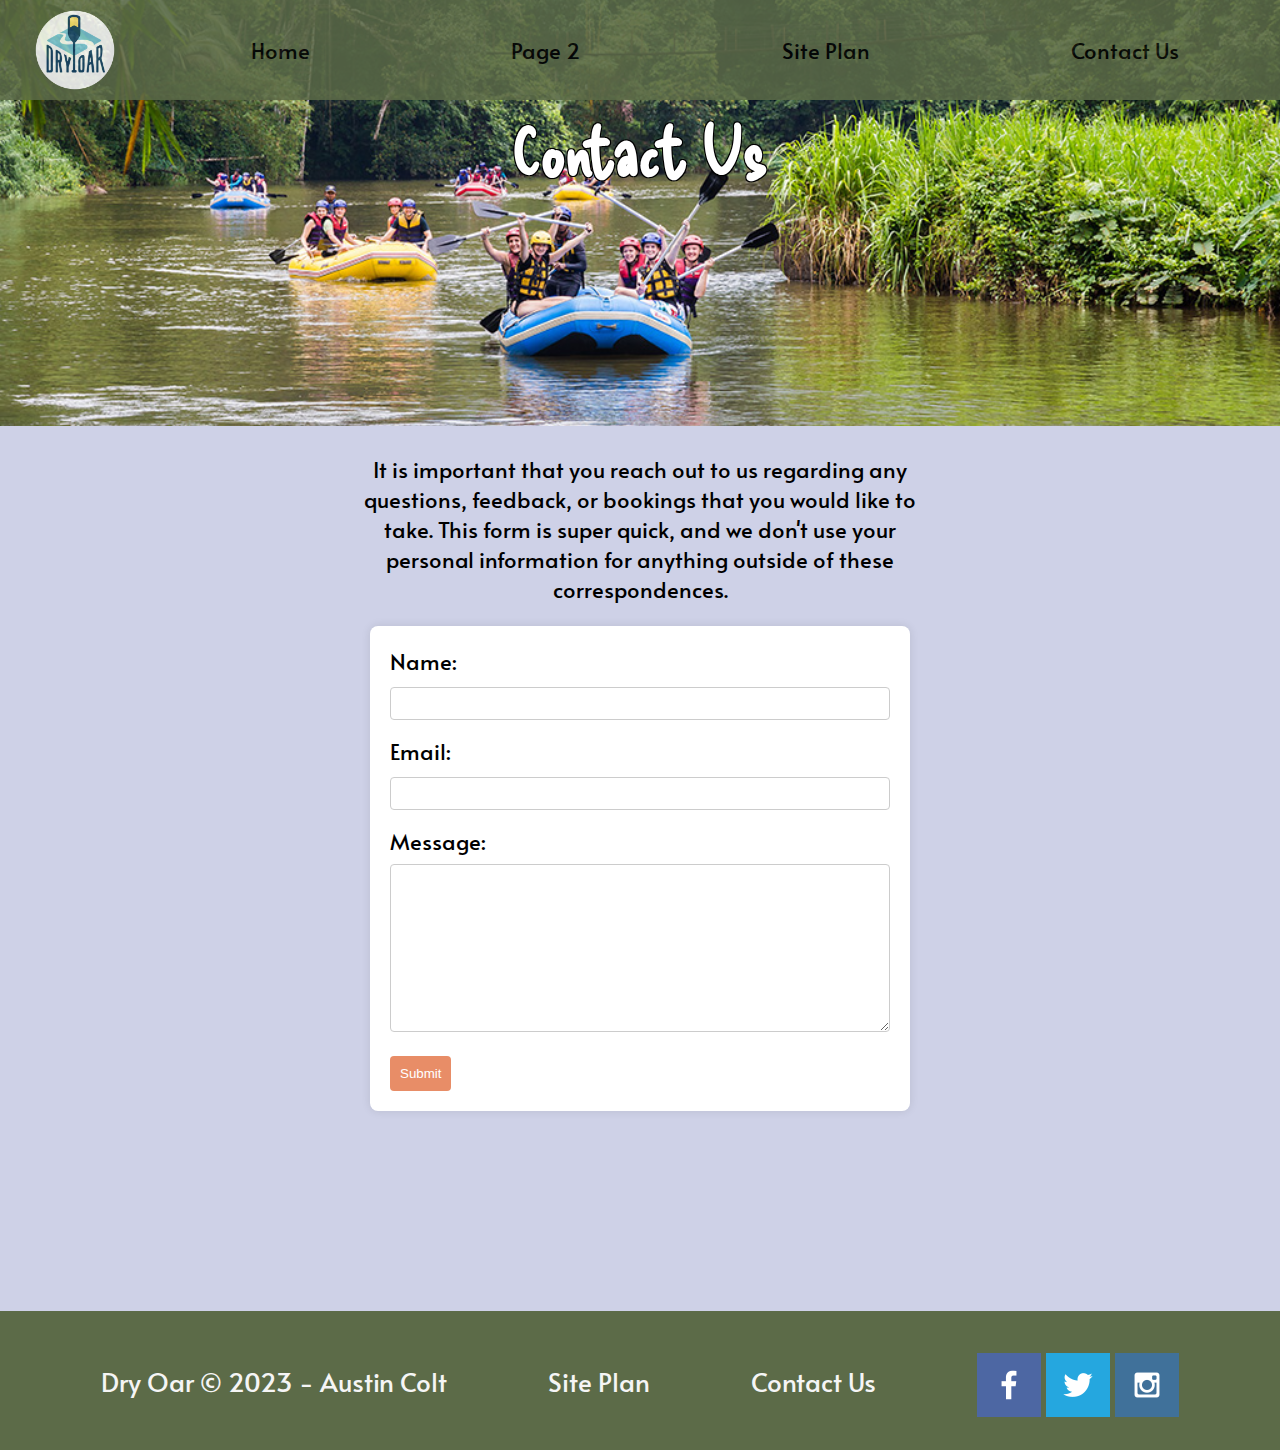
<file: wwr/contactus.html>
<!DOCTYPE html>
<html lang="en">

<head>
    <meta charset="UTF-8">
    <meta name="viewport" content="width=device-width, initial-scale=1.0">
    <title>White Water Rafting</title>
    <link rel="stylesheet" href="styles/style.css">
</head>

<body>
    <div id="content">
        <header>
            <a href="index.html" id="logo_link">
                <img class="logo" src="images/logo.png" alt="Dy Oar Logo">
            </a>
            <nav>
                <a href="index.html">Home</a>
                <a href="#">Page 2</a>
                <a href="site-plan-rafting.html">Site Plan</a>
                <a href="contactus.html">Contact Us</a>
            </nav>
        </header>
        <div id="hero">
            <div id="hero-box">
                <img id="hero-img" src="images/widerafting.jpg" alt="People enjoying the rapids">
            </div>
            <section id="hero-msg">
                <h1 class="contact-title">Contact Us</h1>
            </section>
        </div>
        <div id="feedback"></div>
        <main class="contact-main">
            <p>It is important that you reach out to us regarding any questions, feedback, or bookings that you would like to take. This form is super quick, and we don't use your personal information for anything outside of these correspondences.</p>
            <form action="#" method="post">
                <label for="name">Name:</label>
                <input type="text" id="name" name="name" required>
        
                <label for="email">Email:</label>
                <input type="email" id="email" name="email" required>
        
                <label for="message">Message:</label>
                <textarea id="message" name="message" rows="10" required></textarea>
        
                <button type="submit" id="submit-button">Submit</button>
            </form>
        </main>
        <footer>
            <p>Dry Oar &copy; 2023 - Austin Colt</p>
            <p><a href="site-plan-rafting.html">Site Plan</a></p>
            <p><a href="contactus.html">Contact Us</a></p>
            <div class="social">
                <a href="https://facebook.com" target="_blank">
                    <img src="images/facebook.png" alt="fb icon">
                </a>
                <a href="https://twitter.com" target="_blank">
                    <img src="images/twitter.png" alt="twitter icon">
                </a>
                <a href="https://instagram.com" target="_blank">
                    <img src="images/instagram.png" alt="instagram icon">
                </a>
            </div>
        </footer>
    </div>
    <script>
        // get the feedback div element so we can do something with it.
        const feedbackElement = document.getElementById('feedback');
        // get the form so we can read what was entered in it.
        const formElement = document.forms[0];
        // add a 'listener' to wait for a submission of our form. When that happens run the code below.
        formElement.addEventListener('submit', function(e) {
            // stop the form from doing the default action.
            e.preventDefault();
            // set the contents of our feedback element to a message letting the user know the form was submitted successfully. Notice that we pull the name that was entered in the form to personalize the message!
            feedbackElement.innerHTML = 'Hello '+ formElement.name.value +'! Thank you for your message. We will get back with you as soon as possible!';
            // make the feedback element visible.
            feedbackElement.style.display = "block";
            // add a class to move everything down so our message doesn't cover it.
            document.body.classList.toggle('moveDown');
        });
    </script>
</body>

</html>
</file>
<file: portfolio/styles/style.css>
/* Fonts */
@import url('https://fonts.googleapis.com/css?family=IM+Fell+French+Canon+SC|Lato');
@import url('https://fonts.googleapis.com/css2?family=Kay+Pho+Du:wght@600&family=Old+Standard+TT&display=swap');

:root {
    /* Color Variables */
    --primary-color: #252422;
    --secondary-color: #CCC5B9;
    --accent1-color: #EB5E28;
    --accent2-color: #403D39;

    /* Font Variables */
    --heading-font: "Kay Pho Du", sans-serif;
    --paragraph-font: "Old Standard TT", Helvetica, sans-serif;

    /* Text Colors */
    --headline-color-on-white: var(--accent2-color);
    --headline-color-on-color: var(--secondary-color);
    --paragraph-color-on-white: var(--accent2-color);
    --paragraph-color-on-color: var(--secondary-color);
    --paragraph-background-color: var(--secondary-color);

    /* Navigation Colors */
    --nav-link-color: var(--accent2-color);
    --nav-background-color: var(--secondary-color);
    --nav-hover-link-color: var(--primary-color);
    --nav-hover-background-color: var(--accent1-color);
}

/* Global Styles */
body {
    background-color: var(--primary-color);
    font-size: 22px;
    margin: 0;
    padding: 0;
    font-family: var(--paragraph-font);
}

/* Header Styles */
header {
    display: flex;
    align-items: center;
    background-color: var(--nav-background-color);
    padding: 10px;
}

#logo-link {
    margin-right: 20px;
    display: flex;
}

/* Logo Styles */
.logo {
    width: 100px;
    height: 100px;
    padding: 0;
}

/* Navigation Styles */
nav {
    display: flex;
    justify-content: center;
}

nav a {
    text-decoration: none;
    text-align: center;
    padding: 0 15px;
    margin-right: -1px;
    height: 100px;
    width: 120px;
    display: flex;
    justify-content: center;
    align-items: center;
}

nav a:link,
nav a:visited {
    color: var(--nav-link-color);
}

nav a:hover {
    color: var(--nav-hover-link-color);
    background-color: var(--nav-hover-background-color);
}

/* Hero Section Styles */
#hero {
    margin: 0 auto;
    color: var(--paragraph-color-on-color);
    font: 700 normal 2.5em var(--heading-font);
    text-align: center;
    height: 600px;
    width: 100%;
    display: flex;
    flex-direction: column;
    justify-content: center;
    align-items: center;
}

/* Paragraph Styles */
p {
    font-family: var(--paragraph-font);
    color: var(--paragraph-color-on-color);
    padding: 1em;
}

/* Image Styles */
.info-image {
    width: 800px;
    border-radius: 15px;
    box-shadow: 5px 5px 10px 0px var(--secondary-color);
}

/* Social Image Styles */
.social img {
    width: 75px;
}

/* MAIN CONTENT */

.info-left {
    display: grid;
    grid-template-columns: repeat(10, 1fr);
    grid-template-rows: repeat(6, 1fr);
    margin-bottom: 200px;
}

.info-left p {
    width: 500px;
    background-color: var(--paragraph-background-color);
    color: var(--paragraph-color-on-white);
    border-radius: 15px;
    grid-column: 6 / 11;
    grid-row: 2 / 6;
    
}

.info-left a {
    color: var(--accent1-color);
    text-decoration: none;
}

.info-left img {
    grid-column: 3 / 11;
    grid-row: 1 / 7;
}

.info-left .info-side-image {
    grid-column: 7 / 10;
    grid-row: 5 / 7;
}

.info-right {
    display: grid;
    grid-template-columns: repeat(10, 1fr);
    grid-template-rows: repeat(6, 1fr);
    margin-bottom: 200px;
}

.info-right p {
    width: 500px;
    background-color: var(--paragraph-background-color);
    color: var(--paragraph-color-on-white);
    border-radius: 15px;
    grid-column: 6 / 1;
    grid-row: 2 / 6;
    justify-self: right;
}

.info-right a {
    color: var(--accent1-color);
    text-decoration: none;
}

.info-right img {
    grid-column: 9 / 1;
    grid-row: 1 / 7;
    justify-self: right;
}

.overview {
    margin: 0 auto;
    background-color: var(--accent2-color);
    width: 50%;
    margin-bottom: 150px;
    border-radius: 15px;
}

/* GITHUB THINGS */

.github-card {
    margin: 0 auto;
    background-color: var(--accent2-color);
    width: 50%;
    border-radius: 15px;
}

#github-header {
    width: 100%;
    height: 100px;
    border-radius: 15px 15px 0px 0px;
    background-color: var(--secondary-color);
    display: flex;
}

#github-header #name {
    margin: 0 auto;
    align-self: center;
    font-family: var(--heading-font);
    letter-spacing: 0.33em;
}

#github-header #avatar {
    border-radius: 15px 0px 0px 0px;
}

#github-bio h3,
#github-repos h3 {
    margin: 0 auto;
    text-align: center;
    line-height: 50px;
    letter-spacing: 0.25em;
    height: 50px;
    background-color: #a6a095;
}

#github-bio p {
    margin-top: 0;
    text-align: center;
}

#repo-container {
    max-height: 500px;
    overflow-y: auto;
    border-radius: 15px;
}

dl {
    list-style: none;
    padding: 0;
    font-family: var(--paragraph-font);
    color: var(--paragraph-color-on-color);
}

dt {
    font-size: 1.25em;
}

dl a {
    font-family: var(--heading-font);
    color: var(--accent1-color);
    text-decoration: none;
}

.dl-pair {
    border-top: 1px solid var(--secondary-color);
    border-radius: 15;
    padding: 10px;
    margin: 0; /* Adjust margin for spacing between pairs */
}

/* Style the scrollbar track */
::-webkit-scrollbar {
    width: 12px;
}
  
  /* Style the scrollbar handle */
  ::-webkit-scrollbar-thumb {
    background-color: #a0a0a0; /* Color of the handle */
    border-radius: 6px; /* Rounded corners of the handle */
}
  
  /* Style the scrollbar track when the handle is being dragged */
  ::-webkit-scrollbar-track {
    background-color: #f0f0f0; /* Color of the track */
}
  
  /* Remove the scrollbar corner (if needed) */
  ::-webkit-scrollbar-corner {
    display: none;
}

/* CONTACT INFORMATION */
form {
    margin: 0 auto;
    background-color: var(--paragraph-background-color);
    padding: 20px;
    border-radius: 8px;
    box-shadow: 0 0 10px rgba(0, 0, 0, 0.1);
    width: 33%;
    /* height: 1000px; */
}

label {
    display: block;
    margin-bottom: 8px;
    font-family: var(--heading-font);
}

input, textarea {
    width: 100%;
    padding: 8px;
    margin-bottom: 16px;
    box-sizing: border-box;
    border: 1px solid var(--accent1-color);
    border-radius: 4px;
}

#submit-button {
    background-color: var(--accent1-color);
    color: var(--paragraph-color-on-color);
    padding: 10px;
    border: none;
    border-radius: 4px;
    cursor: pointer;
}

#submit-button:hover {
    background-color: var(--accent2-color);
}

#feedback {
    background-color: var(--accent1-color);
    color: var(--primary-color);
    text-align: center;
    font-family: var(--paragraph-font);
    position: absolute;
    top: 0;
    left: 0;
    right: 0;
    padding: .5em;
    /* make this element invisible until we are ready for it */
    display: none;      
}
.moveDown {
    margin-top: 3em;
}


/* Everything footer */
footer {
    background-color: var(--secondary-color);
    color: var(--paragraph-color-on-white);
    padding: 25px 50px;
    margin-top: 200px;
    display: flex;
    justify-content: space-around;
    align-items: center;

}

footer a {
    color: var(--paragraph-color-on-white);
    text-decoration: none;

}

footer a:hover {
    color: var(--accent1-color);

}

footer p {
    font-size: 1.2em;

}

footer p a:hover {
    text-decoration: underline;

}

footer .social img {
    padding-top: 15px;

}

@media screen and (max-width: 1440px) {

    .info-left p {
        width: 500px;
        background-color: var(--paragraph-background-color);
        color: var(--paragraph-color-on-white);
        border-radius: 15px;
        grid-column: 6 / 11;
        grid-row: 4 / 7;
        
    }
    .info-right p {
        width: 500px;
        background-color: var(--paragraph-background-color);
        color: var(--paragraph-color-on-white);
        border-radius: 15px;
        grid-column: 6 / 1;
        grid-row: 4 / 7;
        justify-self: right;
    }
    .info-left .info-side-image {
        grid-column: 9 / 10;
        grid-row: 3 / 7;
    }
}

@media screen and (max-width: 900px) {

    nav, footer {
        flex-direction: column;
    }
    nav a {
        display: block;
        padding: 15px;
        height: 25px;
    }
    footer {
        margin-top: 25px;
    }
}
</file>
<file: wwr/styles/style.css>
@import url('https://fonts.googleapis.com/css2?family=Alata&display=swap');
@import url('https://fonts.googleapis.com/css2?family=Alata&family=Delicious+Handrawn&display=swap');

:root {
    --primary-color: #ced1e7;
    --secondary-color: #5c6b48;
    --accent1-color: #E88D67;
    --accent2-color: #BB999C;
    --text-color: whitesmoke;
    --default-font: 'Alata', Helvetica, sans-serif;
    --headline-font: 'Delicious Handrawn', Helvetica, serif;

}

#content {
    max-width: 1600px;
    margin: 0 auto;
    font-family: var(--default-font);

}

nav a {
    text-align: center;
    color: black;
    text-decoration: none;
    padding: 35px;

}

nav a:hover {
    background-color: var(--accent2-color);

}

nav {
    display: flex;
    justify-content: space-around;

}

.home-title {
    color: white;
    font-family: var(--headline-font);
    font-size: 2em;
    margin-top: 10px;

}

.home-grid {
    display: grid;
    grid-template-columns: repeat(10, 1fr);

}

.card-img, .mountains {
    width: 100%;

}

.mountains {
    grid-column: 2/7;
    grid-row: 5/8;
    box-shadow: 5px 5px 10px rgb(133, 133, 133);

}

h4 {
    color: black;

}

h2 {
    margin: 0;

}


#hero-msg h1,
#hero-msg h4 {
    text-align: center;

}

#hero {
    display: grid;
    grid-template-columns: 1fr 3fr 1fr;
    margin-top: -100px; 

}

#hero-msg h4 {
    color: white;

}

#hero-box {
    grid-column: 1/4;
    grid-row: 1/3;
    z-index: -1;

}

#hero-msg {
    grid-column: 2/3;
    grid-row: 1/2;
    margin-top: 100px;

}

#hero-img {
    width: 100%;

}

.button-box {
    text-align: center;

}

main section {
    text-align: center;

}

#background {
    height: 725px;
    background-color: var(--accent2-color);
    grid-column: 1/11;
    grid-row: 4/9;

}

body {
    background-color: var(--primary-color);
    font-size: 22px;
    margin: 0;
    padding: 0;

}

header {
    background-color: var(--secondary-color);
    display: grid;
    grid-template-columns: 150px auto;
    opacity: 0.85;

}

.book, .join {
    background-color: var(--accent2-color);
    color: var(--text-color);
    text-decoration: none;
    font-size: 18px;
    padding: 15px 30px;
    margin-top: 50px;
    border-radius: 5px;

}

.book:hover,
.join:hover {
    background-color: var(--secondary-color);
    color: var(--text-color);

}

.msg {
    background-color: var(--secondary-color);
    line-height: 1.5em;
    padding: 35px;
    grid-column: 6/10;
    grid-row: 6/7;
    box-shadow: 5px 5px 10px rgb(133, 133, 133);

}

.msg h2 {
    color: var(--text-color);
    font-family: var(--headline-font);

}

.msg p {
    color: var(--text-color);
    font-size: 0.8em;
    padding-bottom: 15px;

}

footer {
    background-color: var(--secondary-color);
    color: var(--text-color);
    padding: 25px 50px;
    margin-top: 200px;
    display: flex;
    justify-content: space-around;
    align-items: center;

}

footer a {
    color: var(--text-color);
    text-decoration: none;

}

footer a:hover {
    color: var(--text-color);

}

footer p {
    font-size: 1.2em;

}

footer p a:hover {
    text-decoration: underline;

}

footer .social img {
    padding-top: 15px;

}

.logo {
    width: 80px;

}

.icon {
    width: 80px;
    padding-top: 10px;

}

#logo_link {
    padding-top: 5px;
    padding-top: 5px;
    justify-self: center;
    align-self: center;

}

.rivers-card, .camping-card, .rapids-card {
    margin: 200px 0;
}

.rivers-card {
    grid-column: 2/4;
    grid-row: 2/3;

}

.camping-card {
    grid-column: 5/7;
    grid-row: 2/3;
}

.rapids-card {
    grid-column: 8/10;
    grid-row: 2/3;
}

.card-img {
    border: 10px solid var(--secondary-color);
    transition: transform .5s;
    box-shadow: 5px 5px 10px #6f7364;

}

.card-img:hover {
    opacity: .6;
    transform: scale(1.1);

}

main section img {
    box-sizing: border-box;

}





/* Contact page CSS */

.contact-main{
    width: 600px;
    margin: 0 auto;
}

.contact-main h1{
    text-align: center;
}

.contact-main p{
    text-align: center;
}

form {
    margin: 0 auto;
    background-color: #fff;
    padding: 20px;
    border-radius: 8px;
    box-shadow: 0 0 10px rgba(0, 0, 0, 0.1);
    width: 500px;
}

label {
    display: block;
    margin-bottom: 8px;
}

input, textarea {
    width: 100%;
    padding: 8px;
    margin-bottom: 16px;
    box-sizing: border-box;
    border: 1px solid #ccc;
    border-radius: 4px;
}

#submit-button {
    background-color: var(--accent1-color);
    color: #fff;
    padding: 10px;
    border: none;
    border-radius: 4px;
    cursor: pointer;
}

#submit-button:hover {
    background-color: var(--secondary-color);
}

.contact-title {
    color: white;
    font-family: var(--headline-font);
    font-size: 3em;
    margin-top: 10px;
    text-shadow: 
    -1px -1px 0 black,  
    1px -1px 0 black,
    -1px 1px 0 black,
    1px 1px 0 black;
}

#feedback {
    background-color: antiquewhite;
    position: absolute;
    top: 0;
    left: 0;
    right: 0;
    padding: .5em;
    /* make this element invisible until we are ready for it */
    display: none;      
}
.moveDown {
    margin-top: 3em;
}

/* keep this at the bottom */

@media screen and (max-width: 900px) {
    #hero, .home-grid {
        display: block;
        height: auto;
    }
    nav, footer {
        flex-direction: column;
    }
    nav a {
        display: block;
        padding: 15px;
    }
    #hero {
        margin-top: 0;
    }
    #hero-msg {
        margin-top: 0;
    }
    #hero-msg h4 {
        display: none;
    }
    .home-title {
        font-size: 25px;
        color: #6f7364;
    }
    .rivers-card, .camping-card, .rapids-card { 
        margin: 50px auto;
        width: 60%;
    }
    #background {
        display: none;
    }
    .mountains, .msg {
        width: 80%;
        display: block;
        margin: 0 auto;
    }
    footer {
        margin-top: 25px;
    }
}
</file>
<file: positioning/positionstyles.css>
/* CSS - Name: "positionstyles.css" */
/* Activity 1 styles */
.content1 {
  /* This is the parent of the activity 1 boxes. */
  display: grid;
  grid-template-columns: 1fr 1fr;
  justify-items: center;
  gap: 1rem;
}
.red1 { 
  width: 100%; 
  height: 100px; 
  background-color: red; 
  grid-column: 1/3;
} 
.green1 {
  width: 200px; 
  height: 200px; 
  background-color: green; 

} 
.yellow1 {
  width: 200px; 
  height: 200px; 
  background-color: gold; 
} 
.blue1 {
  width: 100%; 
  height: 100px; 
  background-color: blue;
  grid-column: 1/3;
} 
/* Activity 2 styles */ 
.content2 {
  display: grid;
  grid-template-columns: 50px 50px 50px 50px 50px;
  grid-template-rows: 50px 50px 50px 50px 50px;
}
.red2 {
  width: 100px; 
  height: 100px; 
  background-color: red; 
  grid-column: 1/5;
  grid-row: 1/5;
} 
.green2 { 
  width: 100px; 
  height: 100px; 
  background-color: green;
  grid-column: 2/5;
  grid-row: 2/5;
} 
.yellow2 {
  width: 100px; 
  height: 100px; 
  background-color: gold;
  grid-column: 3/5;
  grid-row: 3/5;
} 
.blue2 {
  width: 100px; 
  height: 100px; 
  background-color: blue; 
  grid-column: 4/5;
  grid-row: 4/5;
} 
/* Activity 3 styles */ 
.content3 {
  display: grid;
  grid-template-columns: 1fr 1fr;
  justify-items: center;
  column-gap: 50px;
}
.red3 {
  width: 100%; 
  height: 100px; 
  background-color: red; 
  grid-column: 1/3;
} 
.green3 {
  width: 100%; 
  height: 100px; 
  background-color: green;
  /* grid-column: 1/3; */
} 
.yellow3 {
  width: 100%; 
  height: 100px; 
  background-color: gold; 
  /* grid-column: 2/3; */
} 
.blue3 {
  width: 100%;
  height: 100px; 
  background-color: blue; 
  grid-column: 1/3;
} 
/* Activity 4 styles */ 
.content4 {
  /* This is the parent of the activity 4 boxes. */
  height: 400px;
  display: grid;
  grid-template-columns: 1fr 1fr;
}
.red4 {
  width: 100%; 
  height: 100%; 
  background-color: red;
  grid-column: 1/2;
  grid-row: 1/4;
} 
.green4 {
  width: 100%; 
  height: 100%; 
  background-color: green; 
  grid-column: 2/2;

} 
.yellow4 {
  width: 100%; 
  height: 100%; 
  background-color: gold; 
  grid-column: 2/2;
} 
.blue4 {
  width: 100%; 
  height: 100%; 
  background-color: blue; 
  grid-column: 2/2;
} 
/* Activity 5 styles */ 
.content5 {
  /* This is the parent of the activity 5 boxes. */
  height: 400px;
}
.red5 { 
  width: 100%; 
  height: 15%; 
  background-color: red;
} 
.green5 { 
  width: 100px; 
  height: 100px; 
  background-color: green; 
  float: left;
} 
.yellow5 {
  width: 100%; 
  height: 70%; 
  background-color: gold; 

} 
.blue5 {
  width: 100%; 
  height: 15%; 
  background-color: blue; 
} 
/* Activity 6 styles */ 
.content6 {
  /* This is the parent of the activity 6 boxes. */
  display: grid;
  grid-template-columns: 50px 50px 50px 50px 50px 50px; /*This could also be done as `repeat(6, 50px)`*/
  grid-template-rows: 50px 50px 50px 50px 50px 50px;
}
.red6 {
  width: 200px; 
  height: 100px;
  background-color: red; 
  grid-column: 1/7;
  grid-row: 1/7;
  z-index: 0;
} 
.green6 {
  width: 100px; 
  height: 100px; 
  background-color: green; 
  grid-column: 1/7;
  grid-row: 5/7;
  z-index: 2;
} 
.yellow6 {
  width: 100px; 
  height: 200px; 
  background-color: gold;
  grid-column: 5/7;
  grid-row: 3/7;
  z-index: 2;
} 
.blue6 {
  width: 200px; 
  height: 200px; 
  background-color: blue;
  grid-column: 2/7;
  grid-row: 2/7;
  z-index: 1;
} 


/* Do not make any changes below here */
.activity {
  width: 70%; 
  margin: 20px auto; 
  font-family: Arial, sans-serif; 
  border: 1px solid black; 
  padding: 10px; 
  clear:both; 
  overflow: auto;
} 

.hint {
  border: 1px solid grey;
  background: #e0e0e0;
  padding: .5em;
  position: relative;
  margin: 1em 0;
}
.hint h3 {
  margin: 0;
}
.hint:hover {
  background: #d0d0d0;
}
.hint > div {
  display: none;
}

.hint input[type=checkbox] {
  position: absolute;
  width: 100%;
  height: 100%;
  opacity: 0;
  z-index: 1;
  cursor: pointer;
}

.hint input[type=checkbox]:checked ~ div {
  display: block;
}

.hint i {
  position: absolute;
  transform: translate(-6px, 0);
  margin-top: 16px;
  right: 10px;
  top: -3px;
}
.hint i:before, .hint i:after {
  content: "";
  position: absolute;
  background-color: black;
  width: 3px;
  height: 9px;
}
.hint i:before {
  transform: translate(2px, 0) rotate(45deg);
}
.hint i:after {
  transform: translate(-2px, 0) rotate(-45deg);
}

.hint input[type=checkbox]:checked ~ i:before {
  transform: translate(-2px, 0) rotate(45deg);
}
.hint input[type=checkbox]:checked ~ i:after {
  transform: translate(2px, 0) rotate(-45deg);
}
.hint a {
  position: relative;
  z-index: 1;
}
</file>
